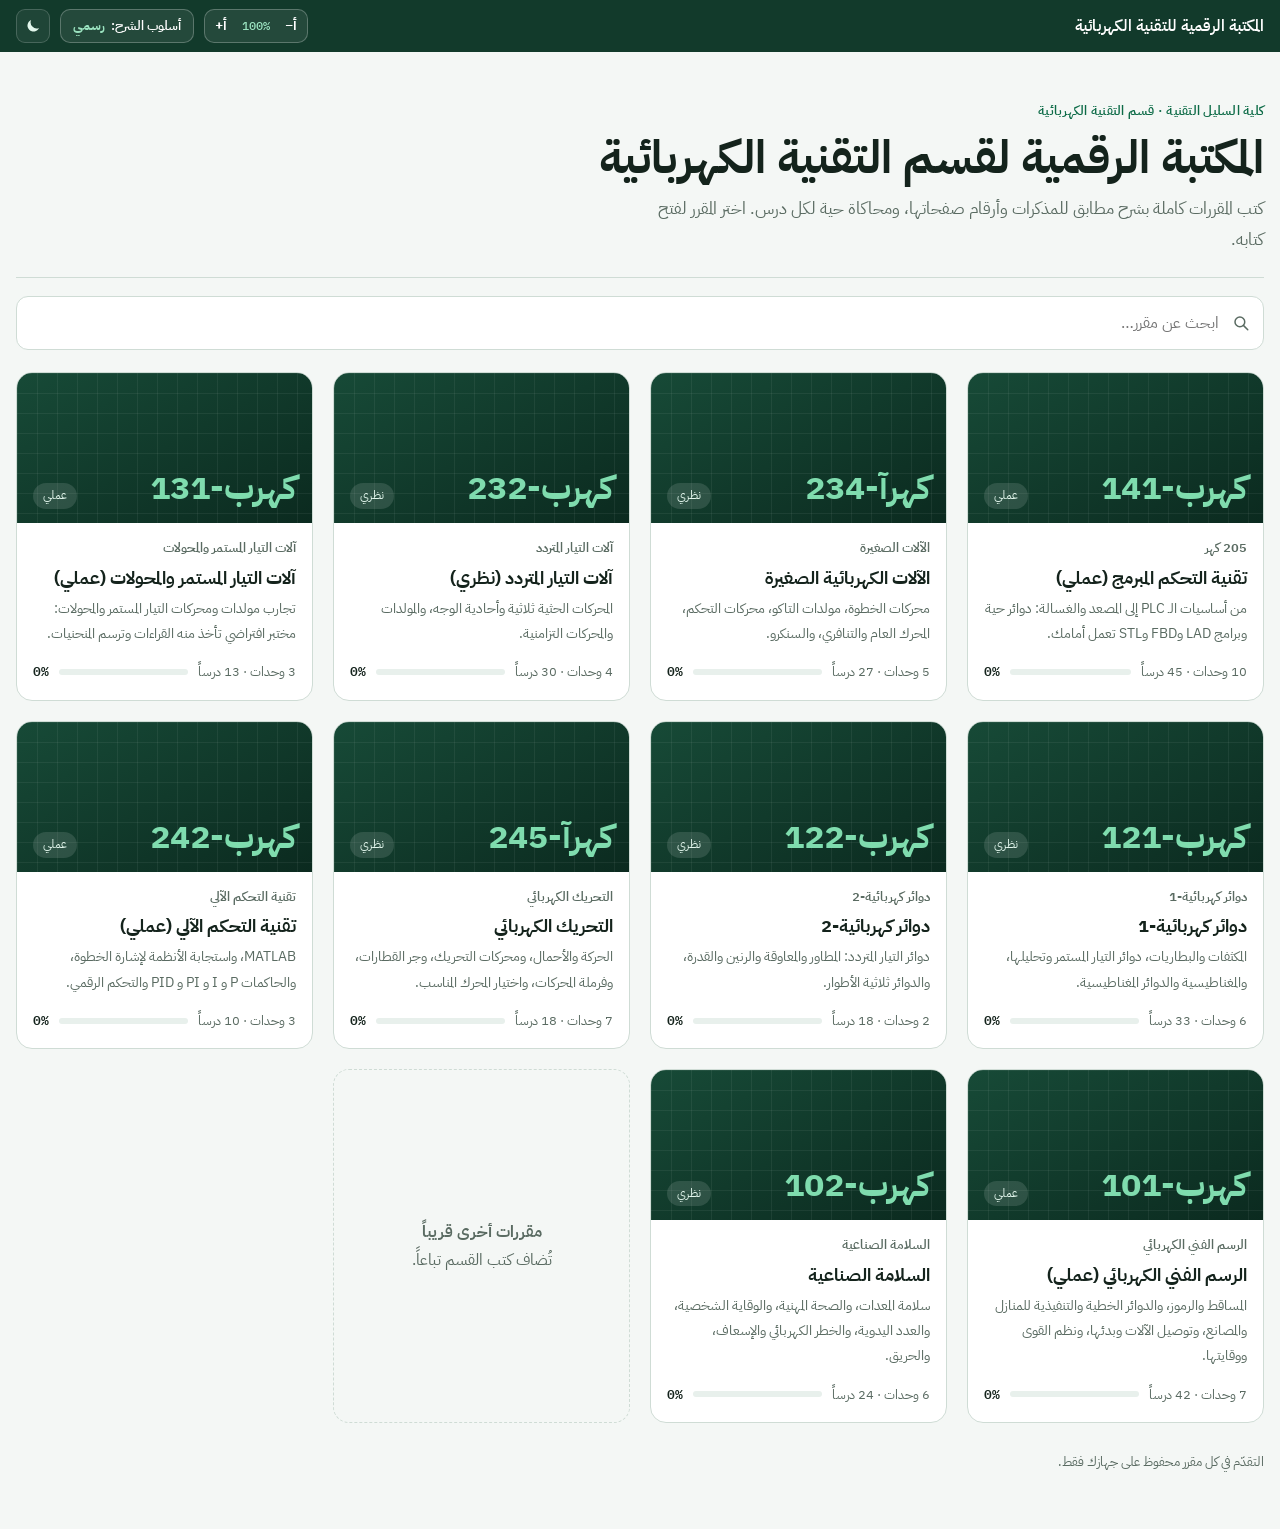
<file: index.html>
<!DOCTYPE html>
<html lang="ar" dir="rtl">
<head>
<meta charset="utf-8">
<meta name="viewport" content="width=device-width, initial-scale=1, viewport-fit=cover">
<title>المكتبة الرقمية للتقنية الكهربائية</title>
<meta name="description" content="المكتبة الرقمية لقسم التقنية الكهربائية: كتب المقررات تفاعلية بشرح مطابق للمذكرات ومحاكاة حية.">
<meta name="theme-color" content="#123A2B">
<meta name="apple-mobile-web-app-capable" content="yes">
<meta name="mobile-web-app-capable" content="yes">
<meta name="apple-mobile-web-app-status-bar-style" content="black-translucent">
<meta name="apple-mobile-web-app-title" content="مكتبة الكهرباء">
<link rel="manifest" href="manifest.webmanifest">
<link rel="icon" href="shared/icons/icon-192.png">
<link rel="apple-touch-icon" href="shared/icons/apple-touch-icon.png">
<link rel="stylesheet" href="shared/fonts.css">
<link rel="stylesheet" href="shared/book.css">
<style>
.lib-head{padding-block:30px 22px;border-bottom:1px solid var(--line)}
.lib-head .eyebrow{color:var(--blue-ink);font-weight:600}
.lib-head h1{font-size:clamp(28px,4.4vw,46px);font-weight:700;line-height:1.25;margin-top:6px}
.lib-head p{color:var(--muted);font-size:17px;max-width:64ch;margin-top:8px}
.shelf{display:grid;grid-template-columns:repeat(auto-fill,minmax(280px,1fr));gap:20px;margin-top:22px}
.book{display:flex;flex-direction:column;background:var(--surface);border:1px solid var(--line);border-radius:16px;overflow:hidden;text-decoration:none;color:var(--fg);transition:box-shadow .15s,transform .15s}
.book:hover{box-shadow:0 10px 28px rgba(18,58,43,.12);transform:translateY(-2px)}
.book:focus-visible{outline:3px solid var(--blue);outline-offset:3px}
.cover2{height:150px;background:linear-gradient(150deg,#174a37,#0B2A1F);position:relative;display:flex;align-items:flex-end;justify-content:space-between;padding:14px 16px;color:#e2f6ec}
.cover2::after{content:"";position:absolute;inset:0;background-image:linear-gradient(rgba(255,255,255,.06) 1px,transparent 1px),linear-gradient(90deg,rgba(255,255,255,.06) 1px,transparent 1px);background-size:20px 20px;pointer-events:none}
.cover2 .gl{font:700 34px var(--font);color:#7fdcae;position:relative;z-index:1;line-height:1.2;white-space:nowrap}
.cover2 .kind{position:relative;z-index:1;font-size:12px;background:rgba(255,255,255,.12);padding:2px 10px;border-radius:999px}
.bk-b{padding:14px 16px 16px;display:flex;flex-direction:column;gap:6px;flex:1}
.bk-b small{color:var(--muted);font-size:12.5px;font-weight:600}
.bk-b h2{font-size:18px}
.bk-b p{color:var(--muted);font-size:14px}
.bk-f{display:flex;align-items:center;gap:10px;margin-top:auto;padding-top:8px;font-size:13px;color:var(--muted)}
.bk-f .uprog{flex:1}
.bk-f b{font-family:var(--mono);color:var(--fg)}
.soon{border-style:dashed;background:transparent;align-items:center;justify-content:center;text-align:center;min-height:250px;padding:20px;color:var(--muted)}
</style>
</head>
<body>
<div class="topbar"><div class="in"><a class="brand" href="./"><span>المكتبة الرقمية للتقنية الكهربائية</span></a>
<div class="top-actions"><button class="iconbtn" id="themeBtn" aria-label="تبديل الوضع الليلي" title="الوضع الليلي"><svg viewBox="0 0 24 24" aria-hidden="true"><path d="M20 14.5A8 8 0 0 1 9.5 4a8 8 0 1 0 10.5 10.5z" fill="currentColor"/></svg></button></div></div></div>
<main id="view">
 <header class="lib-head"><div class="eyebrow" id="college"></div><h1 id="dept"></h1><p>كتب المقررات كاملة بشرح مطابق للمذكرات وأرقام صفحاتها، ومحاكاة حية لكل درس. اختر المقرر لفتح كتابه.</p></header>
 <div class="search"><svg viewBox="0 0 24 24" aria-hidden="true"><circle cx="10.5" cy="10.5" r="6.5" stroke="currentColor" stroke-width="2" fill="none"/><path d="M15.5 15.5L21 21" stroke="currentColor" stroke-width="2" stroke-linecap="round"/></svg><input id="q" type="search" placeholder="ابحث عن مقرر…" aria-label="ابحث عن مقرر"></div>
 <div class="shelf" id="shelf"></div>
 <p class="src">التقدّم في كل مقرر محفوظ على جهازك فقط.</p>
</main>
<script src="library.js"></script>
<script>
(function(){const L=window.LIBRARY;document.getElementById('dept').textContent=L.dept;document.getElementById('college').textContent=L.college+' · قسم التقنية الكهربائية';
 const get=k=>{try{return JSON.parse(localStorage.getItem(k)||'{}')}catch(e){return {}}};
 const shelf=document.getElementById('shelf');
 const draw=q=>{shelf.innerHTML=L.courses.filter(c=>!q||(c.title+c.code+c.blurb).includes(q)).map(c=>{const d=Object.keys(get(c.key+'-done')).length;const p=c.lessons?Math.round(d/c.lessons*100):0;
  if(c.soon)return `<div class="book" aria-disabled="true" style="opacity:.75"><div class="cover2"><span class="gl">${c.glyph}</span><span class="kind">قيد الإعداد</span></div><div class="bk-b"><small>${c.code}</small><h2>${c.title}</h2><p>${c.blurb}</p><div class="bk-f"><span>${c.units} وحدات · يُضاف قريباً</span></div></div></div>`;
  return `<a class="book" href="courses/${c.id}/"><div class="cover2"><span class="gl">${c.glyph}</span><span class="kind">${c.kind}</span></div><div class="bk-b"><small>${c.code}</small><h2>${c.title}</h2><p>${c.blurb}</p><div class="bk-f"><span>${c.units} وحدات · ${c.lessons} درساً</span><span class="uprog"><i style="width:${p}%"></i></span><b>${p}%</b></div></div></a>`}).join('')+(q?'':`<div class="book soon"><b>مقررات أخرى قريباً</b><span>تُضاف كتب القسم تباعاً.</span></div>`)};
 draw('');document.getElementById('q').addEventListener('input',e=>draw(e.target.value.trim()));
})();
</script>
<script src="shared/shell.js"></script>
</body>
</html>
</file>
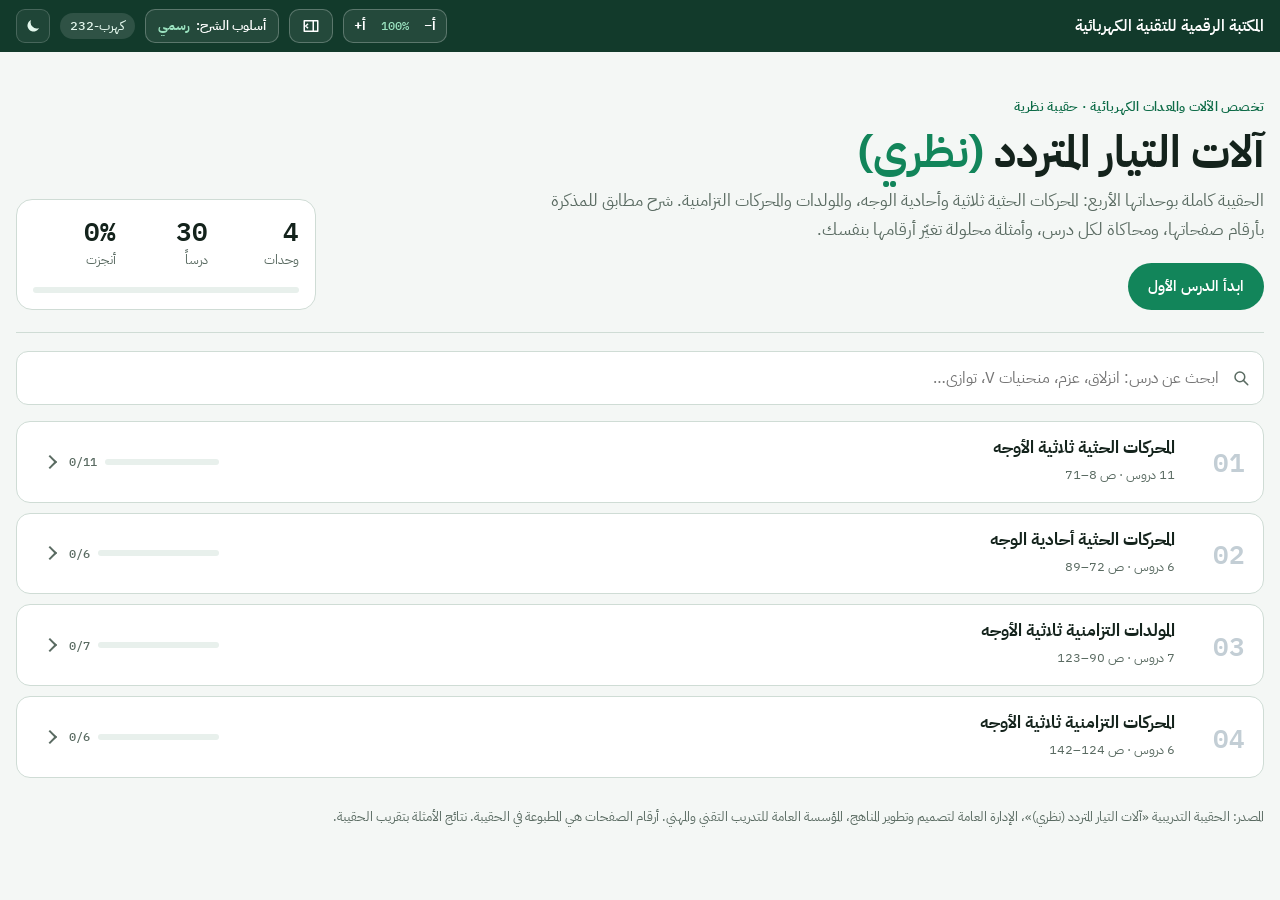
<file: courses/ac-machines/index.html>
<!DOCTYPE html>
<html lang="ar" dir="rtl">
<head>
<meta charset="utf-8">
<meta name="viewport" content="width=device-width, initial-scale=1, viewport-fit=cover">
<title>آلات التيار المتردد</title>
<meta name="theme-color" content="#123A2B">
<meta name="apple-mobile-web-app-capable" content="yes">
<meta name="mobile-web-app-capable" content="yes">
<meta name="apple-mobile-web-app-status-bar-style" content="black-translucent">
<meta name="apple-mobile-web-app-title" content="مكتبة الكهرباء">
<link rel="manifest" href="../../manifest.webmanifest">
<link rel="icon" href="../../shared/icons/icon-192.png">
<link rel="apple-touch-icon" href="../../shared/icons/apple-touch-icon.png">
<link rel="stylesheet" href="../../shared/fonts.css">
<link rel="stylesheet" href="../../shared/katex/katex.min.css">
<link rel="stylesheet" href="../../shared/book.css">
</head>
<body>
<div class="topbar"><div class="in"><a class="brand" href="../../"><span>المكتبة الرقمية للتقنية الكهربائية</span></a>
<div class="top-actions"><a class="tag" href="#home" id="courseTag"></a><button class="iconbtn" id="themeBtn" aria-label="تبديل الوضع الليلي" title="الوضع الليلي"><svg viewBox="0 0 24 24" aria-hidden="true"><path d="M20 14.5A8 8 0 0 1 9.5 4a8 8 0 1 0 10.5 10.5z" fill="currentColor"/></svg></button></div></div></div>
<main id="view"></main>
<script src="../../shared/katex/katex.min.js"></script>
<script src="../../shared/katex/contrib/auto-render.min.js"></script>
<script src="../../shared/engine.js"></script>
<script src="../../shared/quiz-config.js"></script>
<script src="../../shared/activities-config.js"></script>
<script src="../../shared/app.js"></script>
<script src="course.js"></script>
<script src="lessons/u1.js"></script>
<script src="lessons/u1b.js"></script>
<script src="lessons/u2.js"></script>
<script src="lessons/u3.js"></script>
<script src="lessons/u4.js"></script>
<script src="activities.js"></script>
<script src="study.js"></script>
<script src="errors.js"></script>
<script src="challenge.js"></script>
<script src="../../shared/bench.js"></script>
<script src="bench-layout.js"></script>
<script src="bench.js"></script>
<script src="../../shared/methods.js"></script>
<script src="../../shared/shell.js"></script>
</body>
</html>
</file>
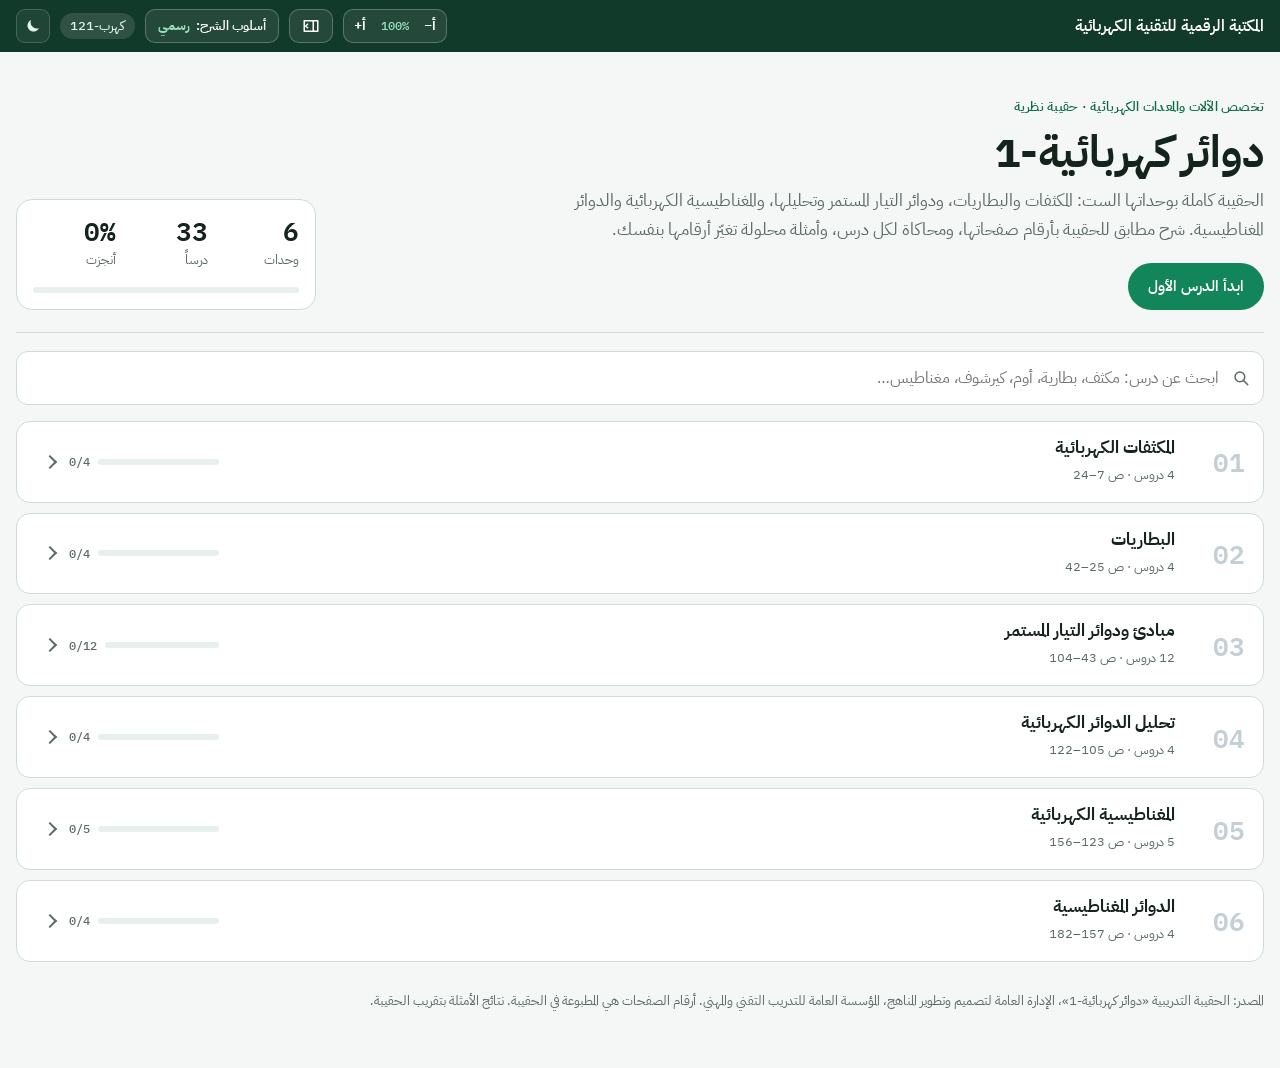
<file: courses/circuits-1/index.html>
<!DOCTYPE html>
<html lang="ar" dir="rtl">
<head>
<meta charset="utf-8">
<meta name="viewport" content="width=device-width, initial-scale=1, viewport-fit=cover">
<title>دوائر كهربائية-1</title>
<meta name="theme-color" content="#123A2B">
<meta name="apple-mobile-web-app-capable" content="yes">
<meta name="mobile-web-app-capable" content="yes">
<meta name="apple-mobile-web-app-status-bar-style" content="black-translucent">
<meta name="apple-mobile-web-app-title" content="مكتبة الكهرباء">
<link rel="manifest" href="../../manifest.webmanifest">
<link rel="icon" href="../../shared/icons/icon-192.png">
<link rel="apple-touch-icon" href="../../shared/icons/apple-touch-icon.png">
<link rel="stylesheet" href="../../shared/fonts.css">
<link rel="stylesheet" href="../../shared/katex/katex.min.css">
<link rel="stylesheet" href="../../shared/book.css">
</head>
<body>
<div class="topbar"><div class="in"><a class="brand" href="../../"><span>المكتبة الرقمية للتقنية الكهربائية</span></a>
<div class="top-actions"><a class="tag" href="#home" id="courseTag"></a><button class="iconbtn" id="themeBtn" aria-label="تبديل الوضع الليلي" title="الوضع الليلي"><svg viewBox="0 0 24 24" aria-hidden="true"><path d="M20 14.5A8 8 0 0 1 9.5 4a8 8 0 1 0 10.5 10.5z" fill="currentColor"/></svg></button></div></div></div>
<main id="view"></main>
<script src="../../shared/katex/katex.min.js"></script>
<script src="../../shared/katex/contrib/auto-render.min.js"></script>
<script src="../../shared/engine.js"></script>
<script src="../../shared/quiz-config.js"></script>
<script src="../../shared/activities-config.js"></script>
<script src="../../shared/app.js"></script>
<script src="course.js"></script>
<script src="lessons/u1.js"></script>
<script src="lessons/u2.js"></script>
<script src="lessons/u3.js"></script>
<script src="lessons/u3b.js"></script>
<script src="lessons/u4.js"></script>
<script src="lessons/u5.js"></script>
<script src="lessons/u6.js"></script>
<script src="activities.js"></script>
<script src="study.js"></script>
<script src="errors.js"></script>
<script src="challenge.js"></script>
<script src="../../shared/bench.js"></script>
<script src="bench-layout.js"></script>
<script src="bench.js"></script>
<script src="../../shared/methods.js"></script>
<script src="../../shared/shell.js"></script>
</body>
</html>
</file>
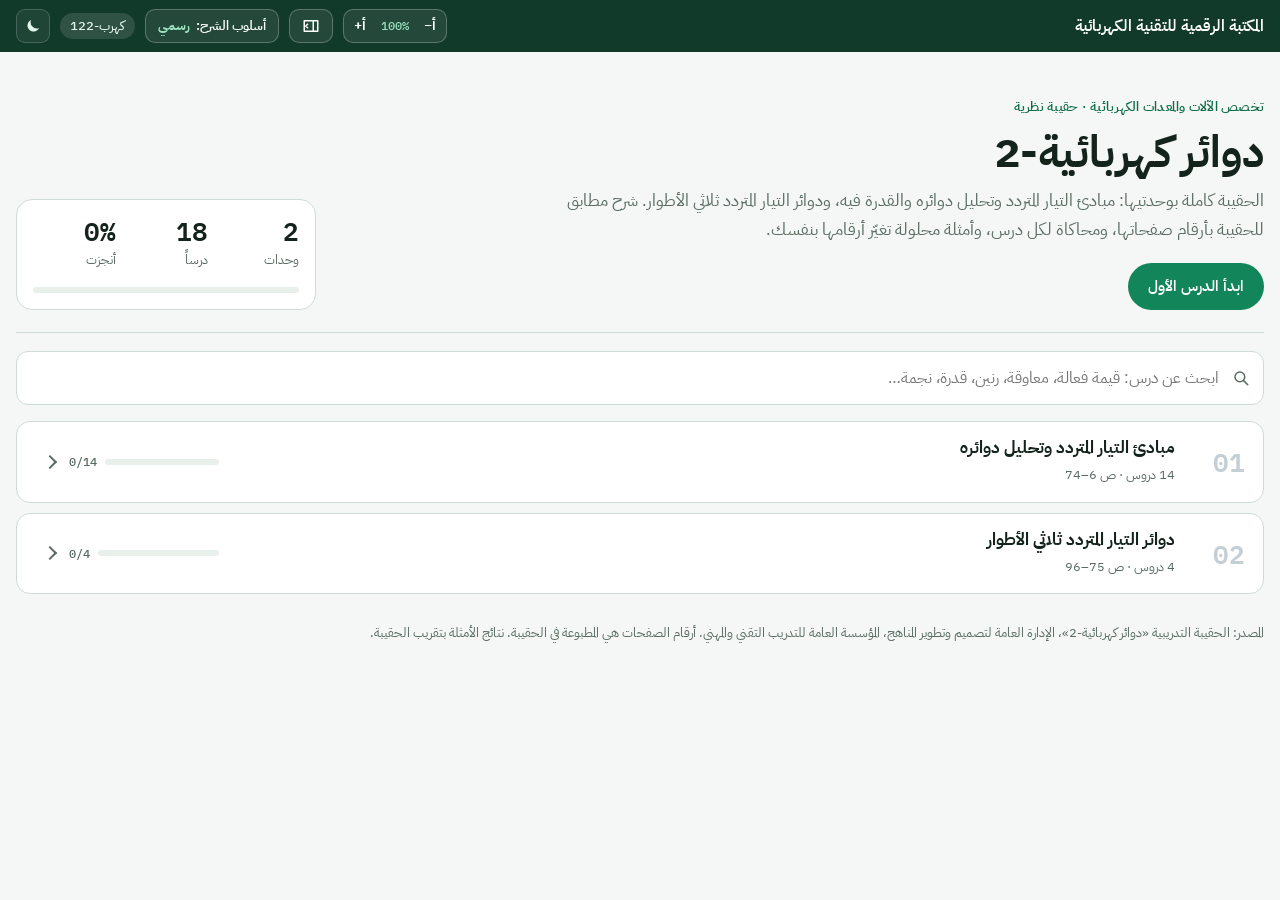
<file: courses/circuits-2/index.html>
<!DOCTYPE html>
<html lang="ar" dir="rtl">
<head>
<meta charset="utf-8">
<meta name="viewport" content="width=device-width, initial-scale=1, viewport-fit=cover">
<title>دوائر كهربائية-2</title>
<meta name="theme-color" content="#123A2B">
<meta name="apple-mobile-web-app-capable" content="yes">
<meta name="mobile-web-app-capable" content="yes">
<meta name="apple-mobile-web-app-status-bar-style" content="black-translucent">
<meta name="apple-mobile-web-app-title" content="مكتبة الكهرباء">
<link rel="manifest" href="../../manifest.webmanifest">
<link rel="icon" href="../../shared/icons/icon-192.png">
<link rel="apple-touch-icon" href="../../shared/icons/apple-touch-icon.png">
<link rel="stylesheet" href="../../shared/fonts.css">
<link rel="stylesheet" href="../../shared/katex/katex.min.css">
<link rel="stylesheet" href="../../shared/book.css">
</head>
<body>
<div class="topbar"><div class="in"><a class="brand" href="../../"><span>المكتبة الرقمية للتقنية الكهربائية</span></a>
<div class="top-actions"><a class="tag" href="#home" id="courseTag"></a><button class="iconbtn" id="themeBtn" aria-label="تبديل الوضع الليلي" title="الوضع الليلي"><svg viewBox="0 0 24 24" aria-hidden="true"><path d="M20 14.5A8 8 0 0 1 9.5 4a8 8 0 1 0 10.5 10.5z" fill="currentColor"/></svg></button></div></div></div>
<main id="view"></main>
<script src="../../shared/katex/katex.min.js"></script>
<script src="../../shared/katex/contrib/auto-render.min.js"></script>
<script src="../../shared/engine.js"></script>
<script src="../../shared/quiz-config.js"></script>
<script src="../../shared/activities-config.js"></script>
<script src="../../shared/app.js"></script>
<script src="course.js"></script>
<script src="lessons/u1.js"></script>
<script src="lessons/u1b.js"></script>
<script src="lessons/u2.js"></script>
<script src="activities.js"></script>
<script src="study.js"></script>
<script src="errors.js"></script>
<script src="challenge.js"></script>
<script src="../../shared/bench.js"></script>
<script src="bench-layout.js"></script>
<script src="bench.js"></script>
<script src="../../shared/methods.js"></script>
<script src="../../shared/shell.js"></script>
</body>
</html>
</file>
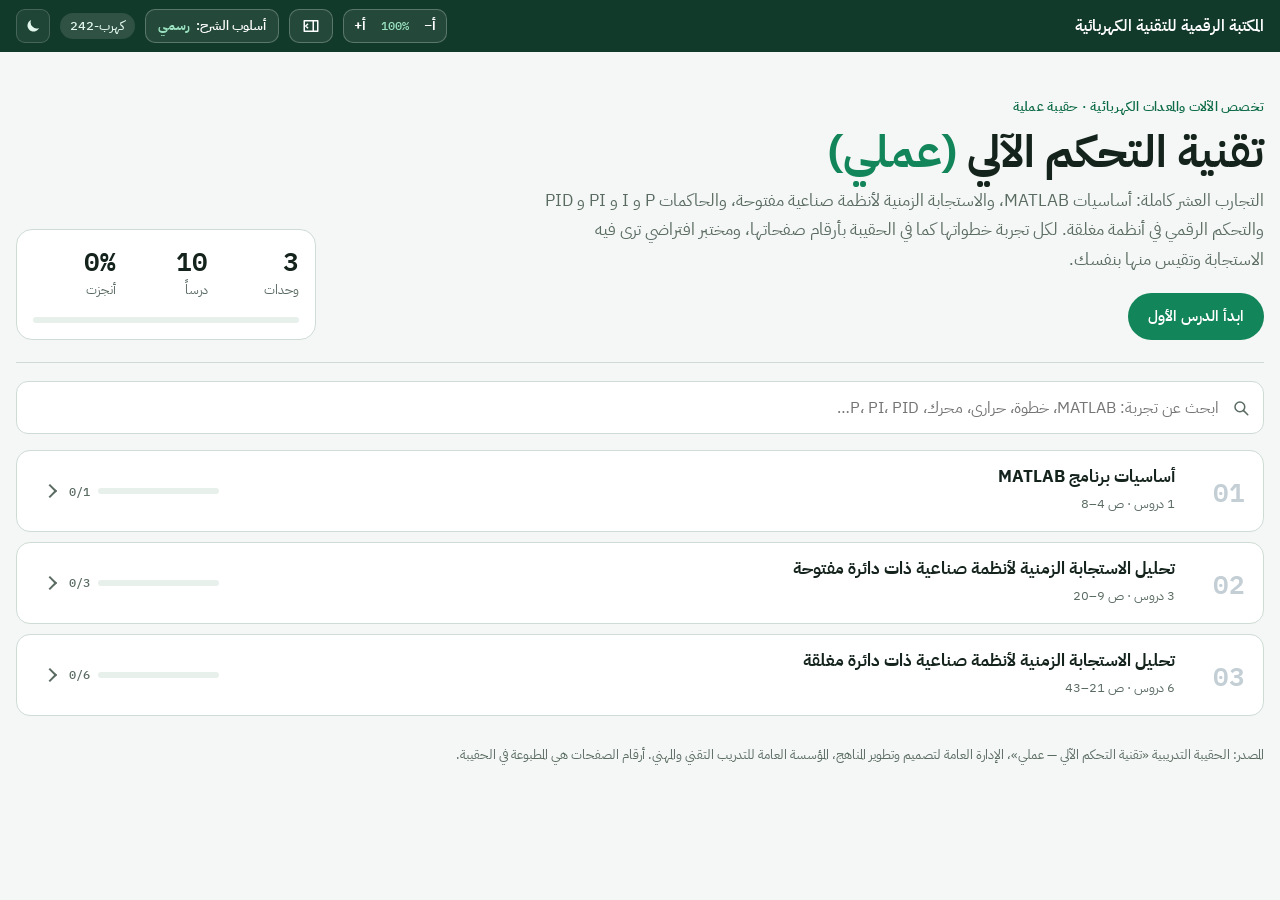
<file: courses/control-lab/index.html>
<!DOCTYPE html>
<html lang="ar" dir="rtl">
<head>
<meta charset="utf-8">
<meta name="viewport" content="width=device-width, initial-scale=1, viewport-fit=cover">
<title>تقنية التحكم الآلي</title>
<meta name="theme-color" content="#123A2B">
<meta name="apple-mobile-web-app-capable" content="yes">
<meta name="mobile-web-app-capable" content="yes">
<meta name="apple-mobile-web-app-status-bar-style" content="black-translucent">
<meta name="apple-mobile-web-app-title" content="مكتبة الكهرباء">
<link rel="manifest" href="../../manifest.webmanifest">
<link rel="icon" href="../../shared/icons/icon-192.png">
<link rel="apple-touch-icon" href="../../shared/icons/apple-touch-icon.png">
<link rel="stylesheet" href="../../shared/fonts.css">
<link rel="stylesheet" href="../../shared/katex/katex.min.css">
<link rel="stylesheet" href="../../shared/book.css">
</head>
<body>
<div class="topbar"><div class="in"><a class="brand" href="../../"><span>المكتبة الرقمية للتقنية الكهربائية</span></a>
<div class="top-actions"><a class="tag" href="#home" id="courseTag"></a><button class="iconbtn" id="themeBtn" aria-label="تبديل الوضع الليلي" title="الوضع الليلي"><svg viewBox="0 0 24 24" aria-hidden="true"><path d="M20 14.5A8 8 0 0 1 9.5 4a8 8 0 1 0 10.5 10.5z" fill="currentColor"/></svg></button></div></div></div>
<main id="view"></main>
<script src="../../shared/katex/katex.min.js"></script>
<script src="../../shared/katex/contrib/auto-render.min.js"></script>
<script src="../../shared/engine.js"></script>
<script src="../../shared/quiz-config.js"></script>
<script src="../../shared/activities-config.js"></script>
<script src="../../shared/app.js"></script>
<script src="course.js"></script>
<script src="lessons/u1.js"></script>
<script src="lessons/u2.js"></script>
<script src="lessons/u3.js"></script>
<script src="activities.js"></script>
<script src="study.js"></script>
<script src="errors.js"></script>
<script src="challenge.js"></script>
<script src="../../shared/methods.js"></script>
<script src="../../shared/shell.js"></script>
</body>
</html>
</file>
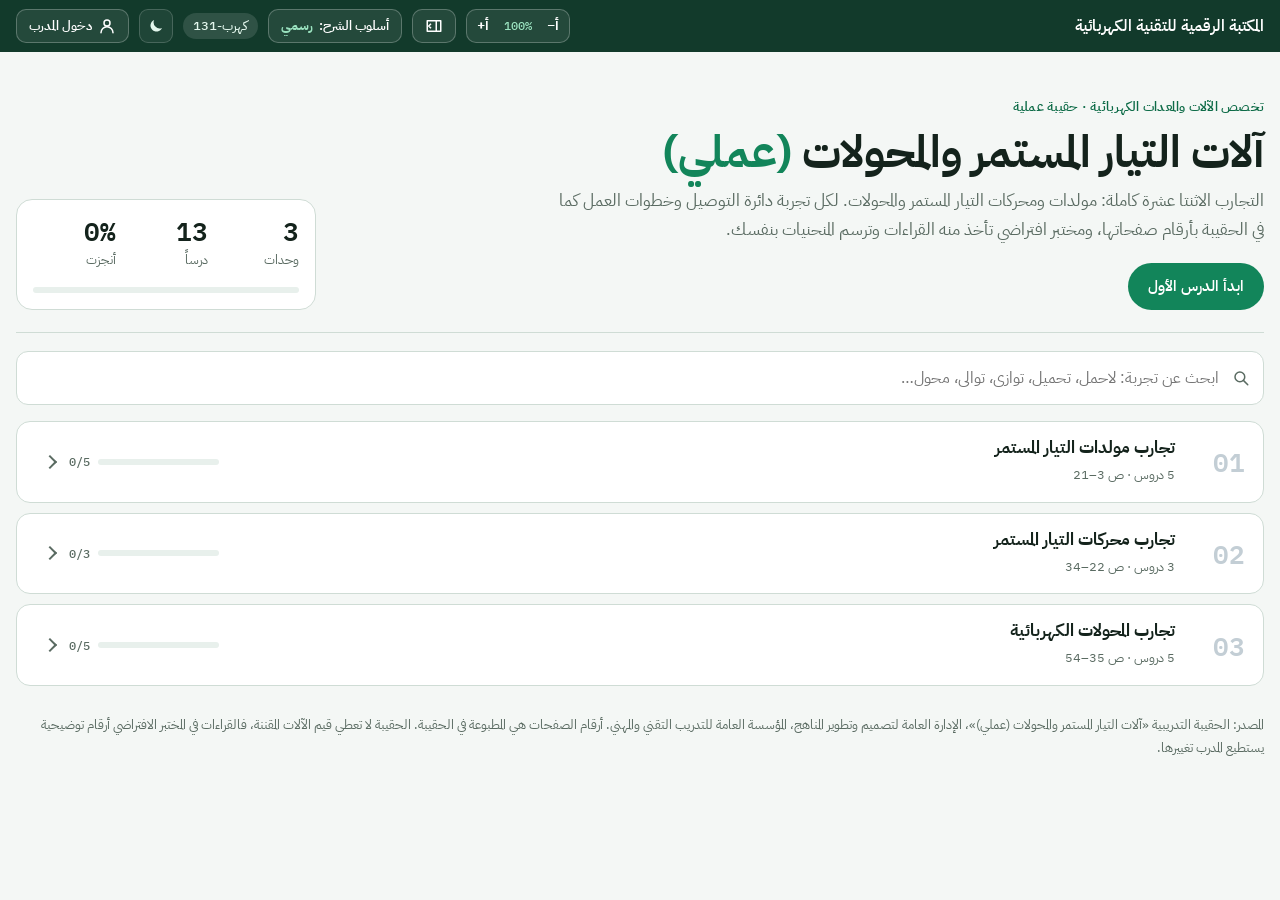
<file: courses/dc-machines/index.html>
<!DOCTYPE html>
<html lang="ar" dir="rtl">
<head>
<meta charset="utf-8">
<meta name="viewport" content="width=device-width, initial-scale=1, viewport-fit=cover">
<title>آلات التيار المستمر والمحولات</title>
<meta name="theme-color" content="#123A2B">
<meta name="apple-mobile-web-app-capable" content="yes">
<meta name="mobile-web-app-capable" content="yes">
<meta name="apple-mobile-web-app-status-bar-style" content="black-translucent">
<meta name="apple-mobile-web-app-title" content="مكتبة الكهرباء">
<link rel="manifest" href="../../manifest.webmanifest">
<link rel="icon" href="../../shared/icons/icon-192.png">
<link rel="apple-touch-icon" href="../../shared/icons/apple-touch-icon.png">
<link rel="stylesheet" href="../../shared/fonts.css">
<link rel="stylesheet" href="../../shared/katex/katex.min.css">
<link rel="stylesheet" href="../../shared/book.css">
</head>
<body>
<div class="topbar"><div class="in"><a class="brand" href="../../"><span>المكتبة الرقمية للتقنية الكهربائية</span></a>
<div class="top-actions"><a class="tag" href="#home" id="courseTag"></a><button class="iconbtn" id="themeBtn" aria-label="تبديل الوضع الليلي" title="الوضع الليلي"><svg viewBox="0 0 24 24" aria-hidden="true"><path d="M20 14.5A8 8 0 0 1 9.5 4a8 8 0 1 0 10.5 10.5z" fill="currentColor"/></svg></button></div></div></div>
<main id="view"></main>
<script src="../../shared/katex/katex.min.js"></script>
<script src="../../shared/katex/contrib/auto-render.min.js"></script>
<script src="../../shared/engine.js"></script>
<script src="../../shared/quiz-config.js"></script>
<script src="../../shared/activities-config.js"></script>
<script src="../../shared/app.js"></script>
<script src="course.js"></script>
<script src="lessons/u1.js"></script>
<script src="lessons/u2.js"></script>
<script src="lessons/u3.js"></script>
<script src="activities.js"></script>
<script src="study.js"></script>
<script src="errors.js"></script>
<script src="challenge.js"></script>
<script src="methods-data.js"></script>
<script src="../../shared/bench.js"></script>
<script src="bench-layout.js"></script>
<script src="bench.js"></script>
<script src="../../shared/methods.js"></script>
<script src="../../shared/shell.js"></script>
</body>
</html>
</file>
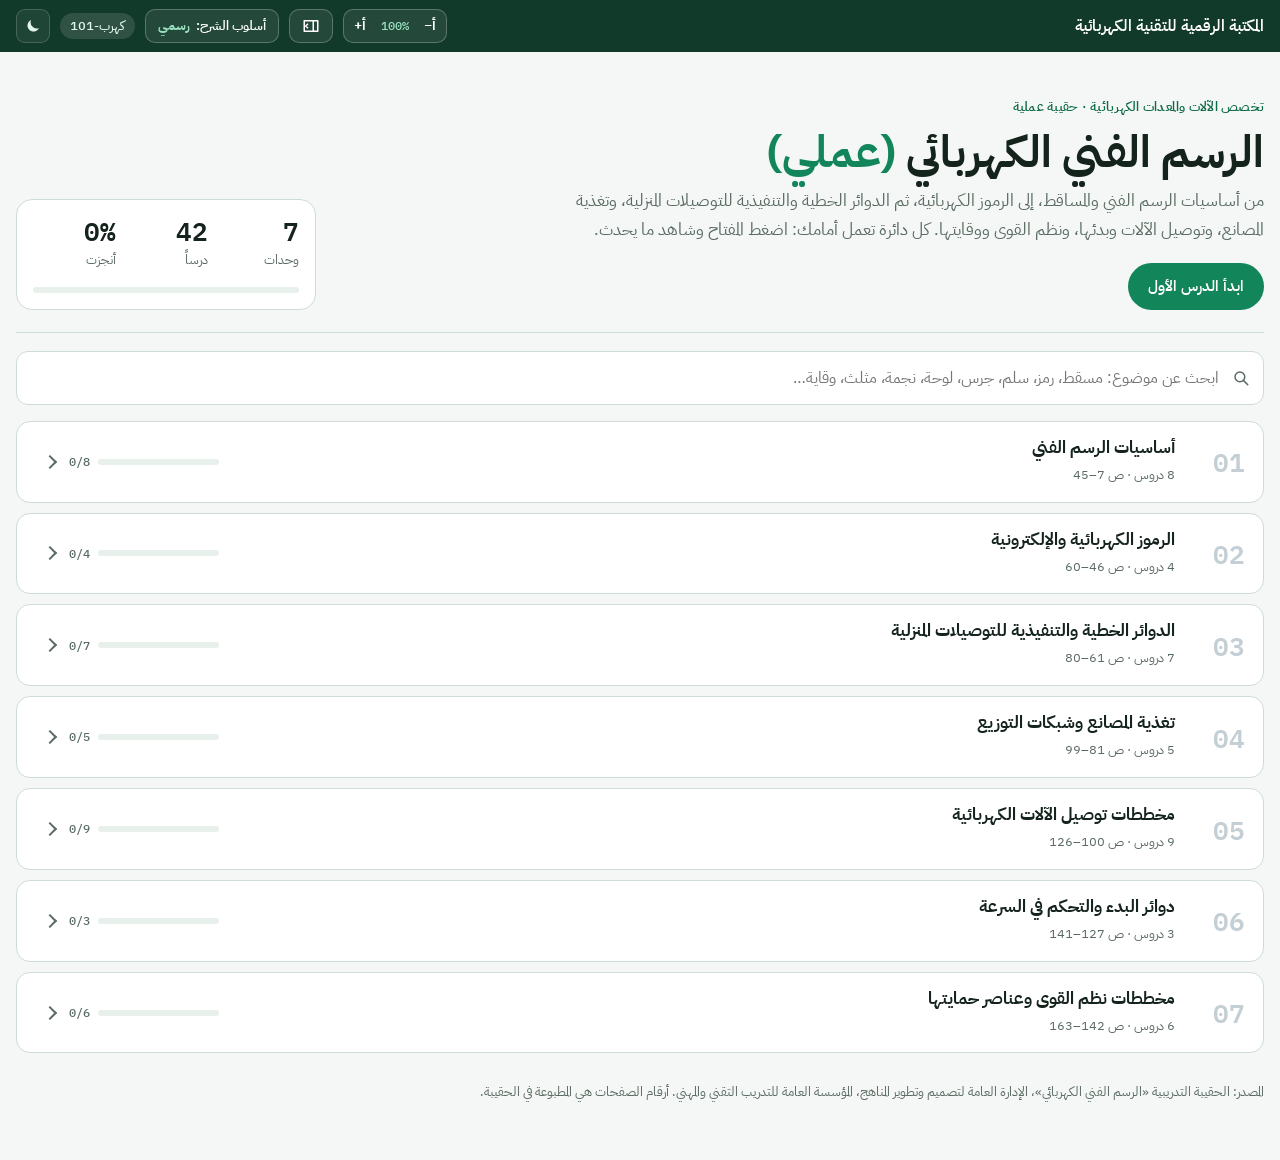
<file: courses/drawing/index.html>
<!DOCTYPE html>
<html lang="ar" dir="rtl">
<head>
<meta charset="utf-8">
<meta name="viewport" content="width=device-width, initial-scale=1, viewport-fit=cover">
<title>الرسم الفني الكهربائي</title>
<meta name="theme-color" content="#123A2B">
<meta name="apple-mobile-web-app-capable" content="yes">
<meta name="mobile-web-app-capable" content="yes">
<meta name="apple-mobile-web-app-status-bar-style" content="black-translucent">
<meta name="apple-mobile-web-app-title" content="مكتبة الكهرباء">
<link rel="manifest" href="../../manifest.webmanifest">
<link rel="icon" href="../../shared/icons/icon-192.png">
<link rel="apple-touch-icon" href="../../shared/icons/apple-touch-icon.png">
<link rel="stylesheet" href="../../shared/fonts.css">
<link rel="stylesheet" href="../../shared/katex/katex.min.css">
<link rel="stylesheet" href="../../shared/book.css">
</head>
<body>
<div class="topbar"><div class="in"><a class="brand" href="../../"><span>المكتبة الرقمية للتقنية الكهربائية</span></a>
<div class="top-actions"><a class="tag" href="#home" id="courseTag"></a><button class="iconbtn" id="themeBtn" aria-label="تبديل الوضع الليلي" title="الوضع الليلي"><svg viewBox="0 0 24 24" aria-hidden="true"><path d="M20 14.5A8 8 0 0 1 9.5 4a8 8 0 1 0 10.5 10.5z" fill="currentColor"/></svg></button></div></div></div>
<main id="view"></main>
<script src="../../shared/katex/katex.min.js"></script>
<script src="../../shared/katex/contrib/auto-render.min.js"></script>
<script src="../../shared/engine.js"></script>
<script src="../../shared/quiz-config.js"></script>
<script src="../../shared/activities-config.js"></script>
<script src="../../shared/app.js"></script>
<script src="course.js"></script>
<script src="lessons/u1.js"></script>
<script src="lessons/u2.js"></script>
<script src="lessons/u3.js"></script>
<script src="lessons/u4.js"></script>
<script src="lessons/u5.js"></script>
<script src="lessons/u6.js"></script>
<script src="lessons/u7.js"></script>
<script src="activities.js"></script>
<script src="study.js"></script>
<script src="errors.js"></script>
<script src="challenge.js"></script>
<script src="../../shared/bench.js"></script>
<script src="bench-layout.js"></script>
<script src="bench.js"></script>
<script src="../../shared/methods.js"></script>
<script src="../../shared/shell.js"></script>
</body>
</html>
</file>
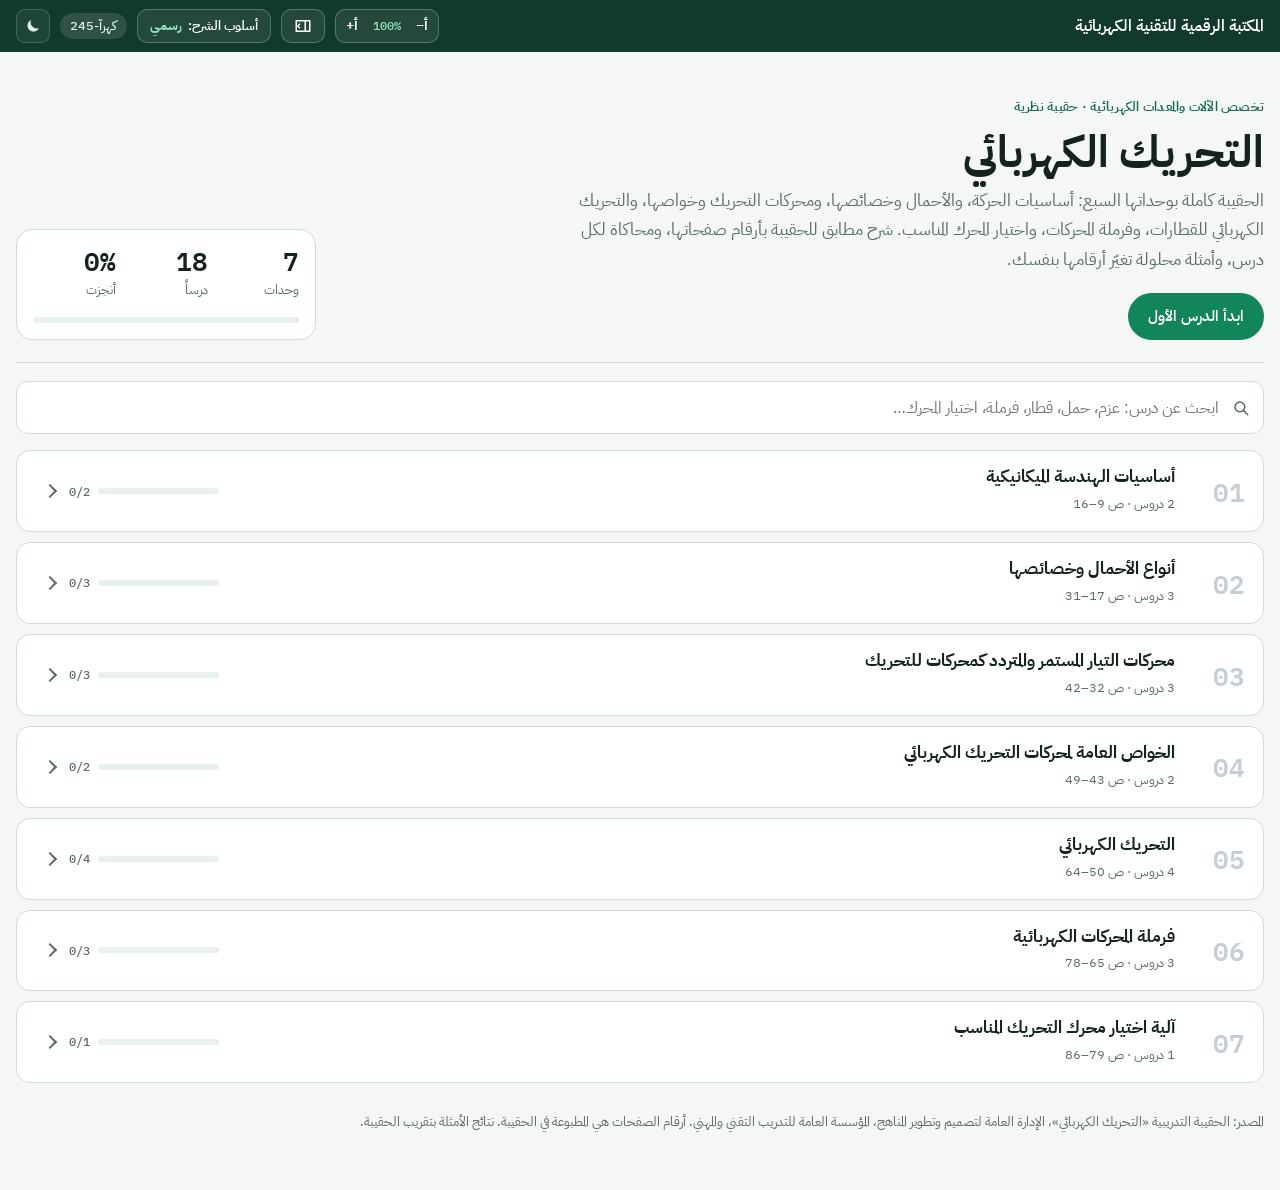
<file: courses/electric-drive/index.html>
<!DOCTYPE html>
<html lang="ar" dir="rtl">
<head>
<meta charset="utf-8">
<meta name="viewport" content="width=device-width, initial-scale=1, viewport-fit=cover">
<title>التحريك الكهربائي</title>
<meta name="theme-color" content="#123A2B">
<meta name="apple-mobile-web-app-capable" content="yes">
<meta name="mobile-web-app-capable" content="yes">
<meta name="apple-mobile-web-app-status-bar-style" content="black-translucent">
<meta name="apple-mobile-web-app-title" content="مكتبة الكهرباء">
<link rel="manifest" href="../../manifest.webmanifest">
<link rel="icon" href="../../shared/icons/icon-192.png">
<link rel="apple-touch-icon" href="../../shared/icons/apple-touch-icon.png">
<link rel="stylesheet" href="../../shared/fonts.css">
<link rel="stylesheet" href="../../shared/katex/katex.min.css">
<link rel="stylesheet" href="../../shared/book.css">
</head>
<body>
<div class="topbar"><div class="in"><a class="brand" href="../../"><span>المكتبة الرقمية للتقنية الكهربائية</span></a>
<div class="top-actions"><a class="tag" href="#home" id="courseTag"></a><button class="iconbtn" id="themeBtn" aria-label="تبديل الوضع الليلي" title="الوضع الليلي"><svg viewBox="0 0 24 24" aria-hidden="true"><path d="M20 14.5A8 8 0 0 1 9.5 4a8 8 0 1 0 10.5 10.5z" fill="currentColor"/></svg></button></div></div></div>
<main id="view"></main>
<script src="../../shared/katex/katex.min.js"></script>
<script src="../../shared/katex/contrib/auto-render.min.js"></script>
<script src="../../shared/engine.js"></script>
<script src="../../shared/quiz-config.js"></script>
<script src="../../shared/activities-config.js"></script>
<script src="../../shared/app.js"></script>
<script src="course.js"></script>
<script src="lessons/u1.js"></script>
<script src="lessons/u2.js"></script>
<script src="lessons/u3.js"></script>
<script src="lessons/u4.js"></script>
<script src="lessons/u5.js"></script>
<script src="lessons/u6.js"></script>
<script src="lessons/u7.js"></script>
<script src="activities.js"></script>
<script src="study.js"></script>
<script src="errors.js"></script>
<script src="challenge.js"></script>
<script src="../../shared/bench.js"></script>
<script src="bench-layout.js"></script>
<script src="bench.js"></script>
<script src="../../shared/methods.js"></script>
<script src="../../shared/shell.js"></script>
</body>
</html>
</file>
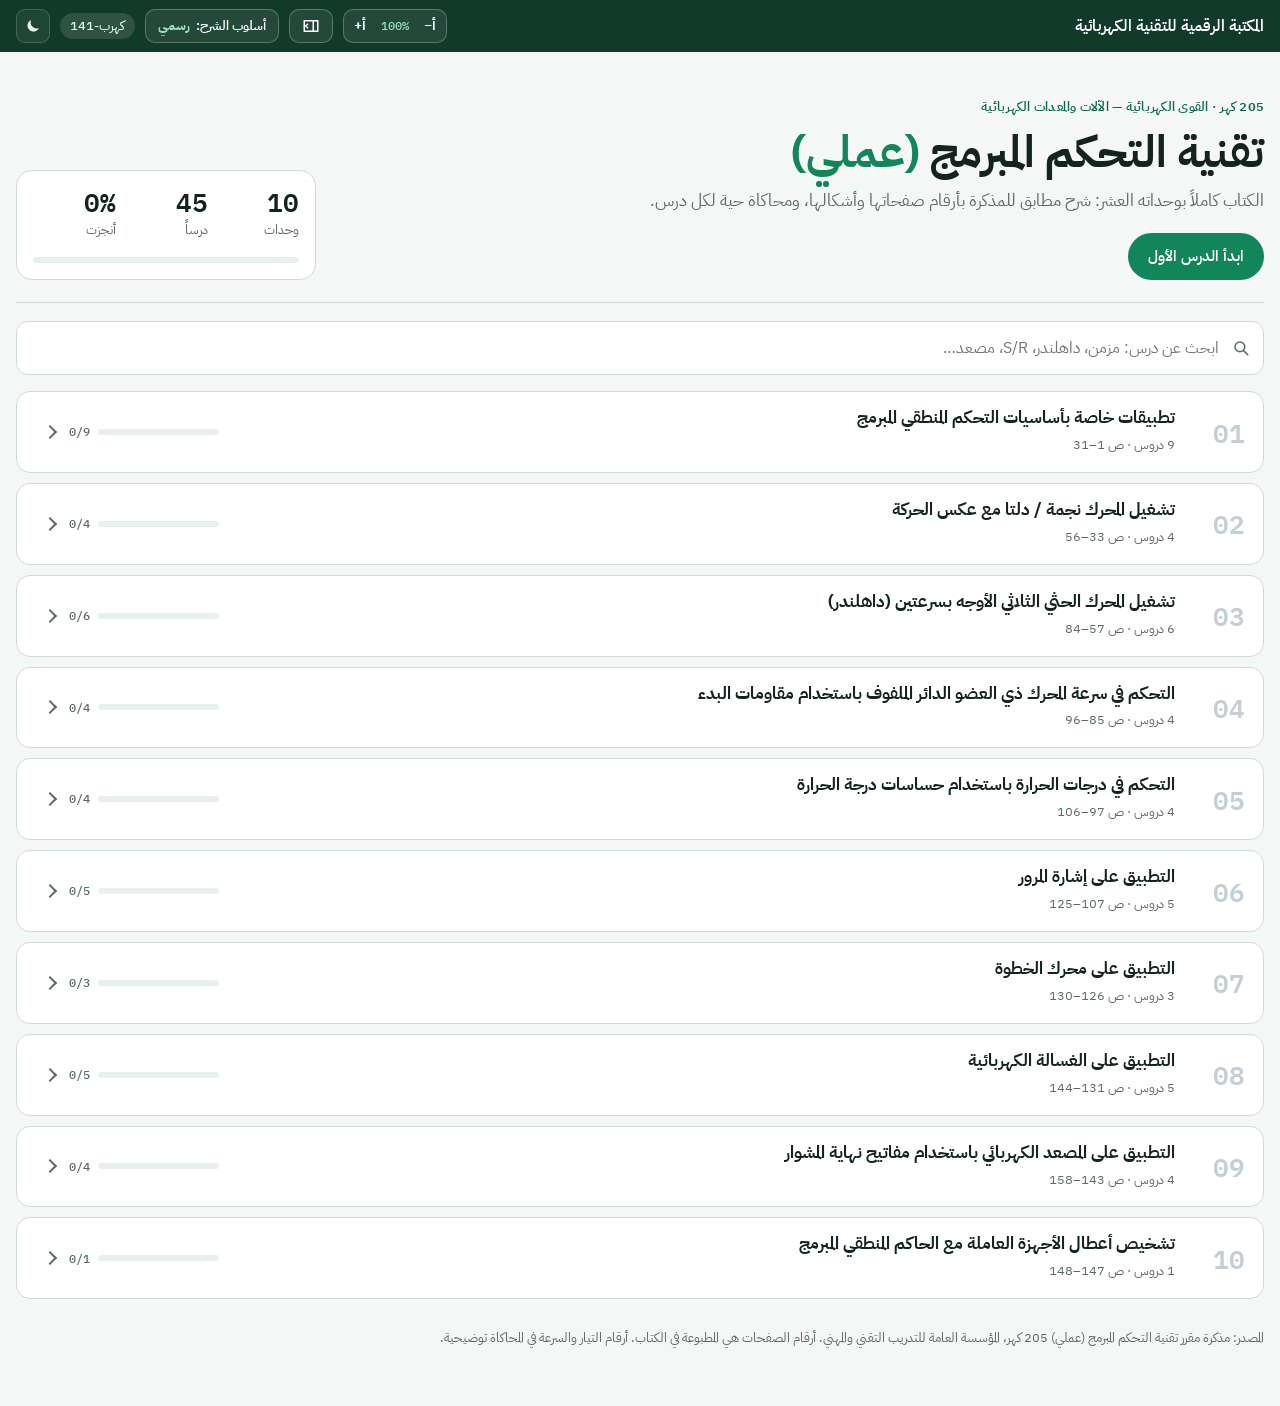
<file: courses/plc/index.html>
<!DOCTYPE html>
<html lang="ar" dir="rtl">
<head>
<meta charset="utf-8">
<meta name="viewport" content="width=device-width, initial-scale=1, viewport-fit=cover">
<title>تقنية التحكم المبرمج</title>
<meta name="theme-color" content="#123A2B">
<meta name="apple-mobile-web-app-capable" content="yes">
<meta name="mobile-web-app-capable" content="yes">
<meta name="apple-mobile-web-app-status-bar-style" content="black-translucent">
<meta name="apple-mobile-web-app-title" content="مكتبة الكهرباء">
<link rel="manifest" href="../../manifest.webmanifest">
<link rel="icon" href="../../shared/icons/icon-192.png">
<link rel="apple-touch-icon" href="../../shared/icons/apple-touch-icon.png">
<link rel="stylesheet" href="../../shared/fonts.css">
<link rel="stylesheet" href="../../shared/katex/katex.min.css">
<link rel="stylesheet" href="../../shared/book.css">
</head>
<body>
<div class="topbar"><div class="in"><a class="brand" href="../../"><span>المكتبة الرقمية للتقنية الكهربائية</span></a>
<div class="top-actions"><a class="tag" href="#home" id="courseTag"></a><button class="iconbtn" id="themeBtn" aria-label="تبديل الوضع الليلي" title="الوضع الليلي"><svg viewBox="0 0 24 24" aria-hidden="true"><path d="M20 14.5A8 8 0 0 1 9.5 4a8 8 0 1 0 10.5 10.5z" fill="currentColor"/></svg></button></div></div></div>
<main id="view"></main>
<script src="../../shared/katex/katex.min.js"></script>
<script src="../../shared/katex/contrib/auto-render.min.js"></script>
<script src="../../shared/engine.js"></script>
<script src="../../shared/quiz-config.js"></script>
<script src="../../shared/activities-config.js"></script>
<script src="../../shared/app.js"></script>
<script src="course.js"></script>
<script src="lessons/u1.js"></script>
<script src="lessons/u2.js"></script>
<script src="lessons/u3.js"></script>
<script src="lessons/u4.js"></script>
<script src="lessons/u5.js"></script>
<script src="lessons/u6.js"></script>
<script src="lessons/u7.js"></script>
<script src="lessons/u8.js"></script>
<script src="lessons/u9.js"></script>
<script src="lessons/u10.js"></script>
<script src="activities.js"></script>
<script src="study.js"></script>
<script src="errors.js"></script>
<script src="challenge.js"></script>
<script src="../../shared/bench.js"></script>
<script src="bench-layout.js"></script>
<script src="bench.js"></script>
<script src="../../shared/methods.js"></script>
<script src="../../shared/shell.js"></script>
</body>
</html>
</file>
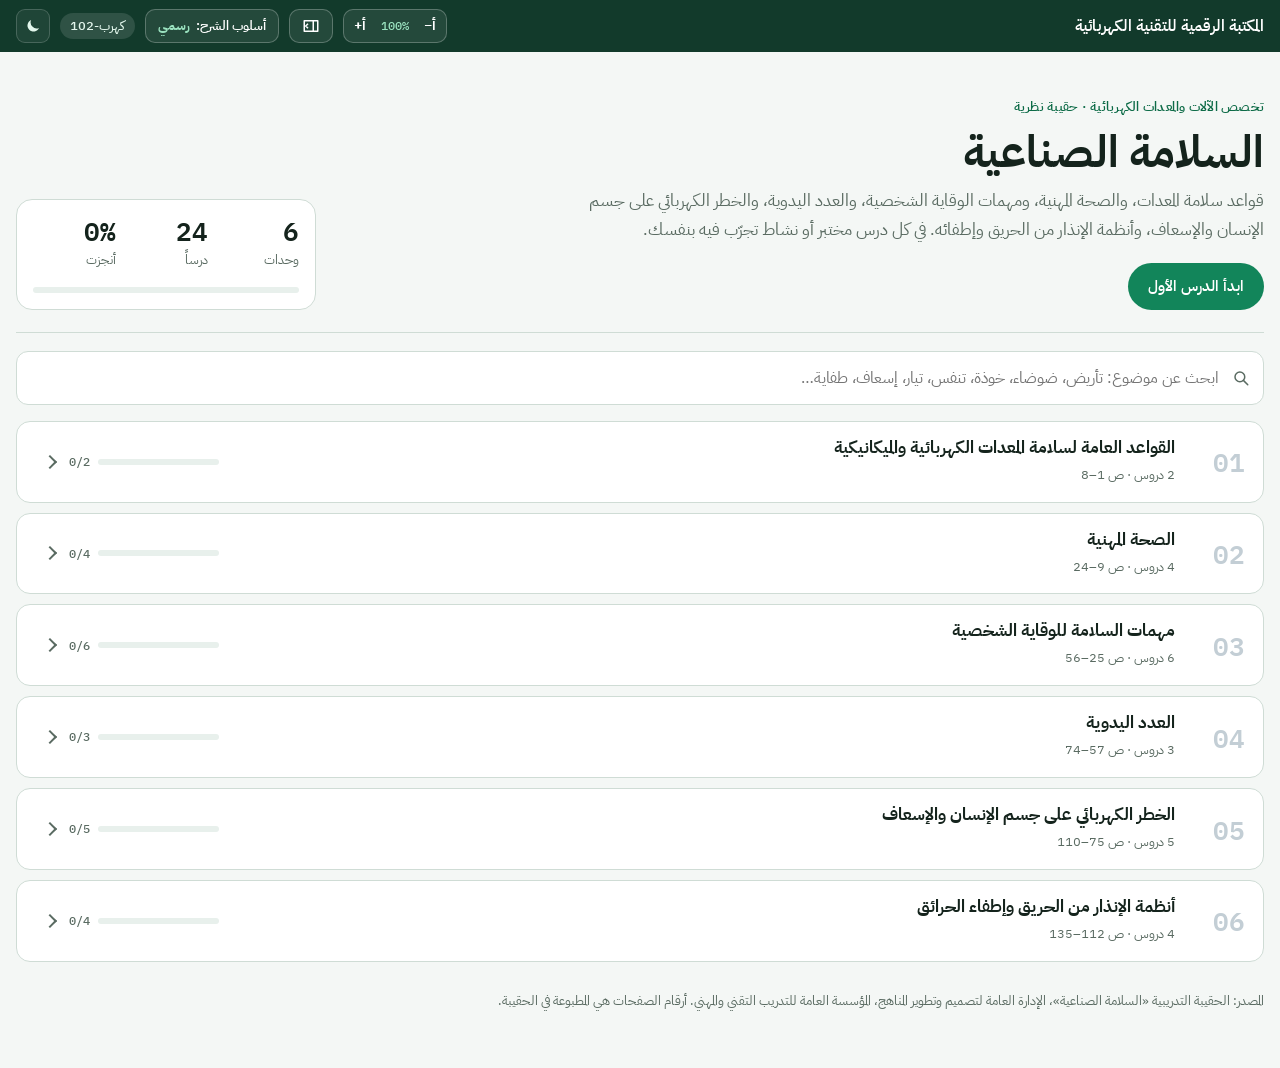
<file: courses/safety/index.html>
<!DOCTYPE html>
<html lang="ar" dir="rtl">
<head>
<meta charset="utf-8">
<meta name="viewport" content="width=device-width, initial-scale=1, viewport-fit=cover">
<title>السلامة الصناعية</title>
<meta name="theme-color" content="#123A2B">
<meta name="apple-mobile-web-app-capable" content="yes">
<meta name="mobile-web-app-capable" content="yes">
<meta name="apple-mobile-web-app-status-bar-style" content="black-translucent">
<meta name="apple-mobile-web-app-title" content="مكتبة الكهرباء">
<link rel="manifest" href="../../manifest.webmanifest">
<link rel="icon" href="../../shared/icons/icon-192.png">
<link rel="apple-touch-icon" href="../../shared/icons/apple-touch-icon.png">
<link rel="stylesheet" href="../../shared/fonts.css">
<link rel="stylesheet" href="../../shared/katex/katex.min.css">
<link rel="stylesheet" href="../../shared/book.css">
</head>
<body>
<div class="topbar"><div class="in"><a class="brand" href="../../"><span>المكتبة الرقمية للتقنية الكهربائية</span></a>
<div class="top-actions"><a class="tag" href="#home" id="courseTag"></a><button class="iconbtn" id="themeBtn" aria-label="تبديل الوضع الليلي" title="الوضع الليلي"><svg viewBox="0 0 24 24" aria-hidden="true"><path d="M20 14.5A8 8 0 0 1 9.5 4a8 8 0 1 0 10.5 10.5z" fill="currentColor"/></svg></button></div></div></div>
<main id="view"></main>
<script src="../../shared/katex/katex.min.js"></script>
<script src="../../shared/katex/contrib/auto-render.min.js"></script>
<script src="../../shared/engine.js"></script>
<script src="../../shared/quiz-config.js"></script>
<script src="../../shared/activities-config.js"></script>
<script src="../../shared/app.js"></script>
<script src="course.js"></script>
<script src="lessons/u1.js"></script>
<script src="lessons/u2.js"></script>
<script src="lessons/u3.js"></script>
<script src="lessons/u4.js"></script>
<script src="lessons/u5.js"></script>
<script src="lessons/u6.js"></script>
<script src="activities.js"></script>
<script src="study.js"></script>
<script src="errors.js"></script>
<script src="challenge.js"></script>
<script src="../../shared/methods.js"></script>
<script src="../../shared/shell.js"></script>
</body>
</html>
</file>
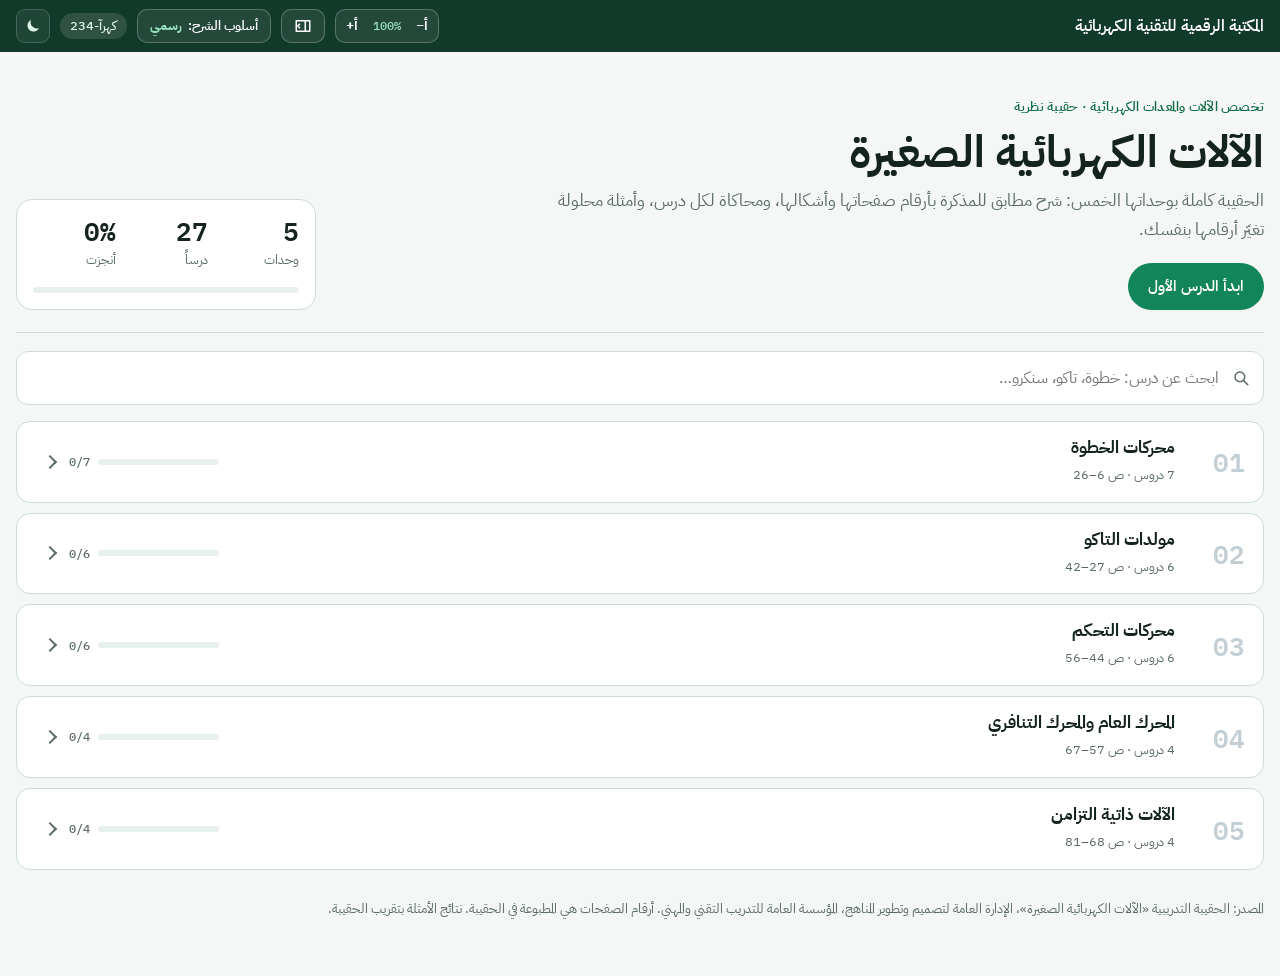
<file: courses/small-machines/index.html>
<!DOCTYPE html>
<html lang="ar" dir="rtl">
<head>
<meta charset="utf-8">
<meta name="viewport" content="width=device-width, initial-scale=1, viewport-fit=cover">
<title>الآلات الكهربائية الصغيرة</title>
<meta name="theme-color" content="#123A2B">
<meta name="apple-mobile-web-app-capable" content="yes">
<meta name="mobile-web-app-capable" content="yes">
<meta name="apple-mobile-web-app-status-bar-style" content="black-translucent">
<meta name="apple-mobile-web-app-title" content="مكتبة الكهرباء">
<link rel="manifest" href="../../manifest.webmanifest">
<link rel="icon" href="../../shared/icons/icon-192.png">
<link rel="apple-touch-icon" href="../../shared/icons/apple-touch-icon.png">
<link rel="stylesheet" href="../../shared/fonts.css">
<link rel="stylesheet" href="../../shared/katex/katex.min.css">
<link rel="stylesheet" href="../../shared/book.css">
</head>
<body>
<div class="topbar"><div class="in"><a class="brand" href="../../"><span>المكتبة الرقمية للتقنية الكهربائية</span></a>
<div class="top-actions"><a class="tag" href="#home" id="courseTag"></a><button class="iconbtn" id="themeBtn" aria-label="تبديل الوضع الليلي" title="الوضع الليلي"><svg viewBox="0 0 24 24" aria-hidden="true"><path d="M20 14.5A8 8 0 0 1 9.5 4a8 8 0 1 0 10.5 10.5z" fill="currentColor"/></svg></button></div></div></div>
<main id="view"></main>
<script src="../../shared/katex/katex.min.js"></script>
<script src="../../shared/katex/contrib/auto-render.min.js"></script>
<script src="../../shared/engine.js"></script>
<script src="../../shared/quiz-config.js"></script>
<script src="../../shared/activities-config.js"></script>
<script src="../../shared/app.js"></script>
<script src="course.js"></script>
<script src="lessons/u1.js"></script>
<script src="lessons/u2.js"></script>
<script src="lessons/u3.js"></script>
<script src="lessons/u4.js"></script>
<script src="lessons/u5.js"></script>
<script src="activities.js"></script>
<script src="study.js"></script>
<script src="errors.js"></script>
<script src="challenge.js"></script>
<script src="../../shared/bench.js"></script>
<script src="bench-layout.js"></script>
<script src="bench.js"></script>
<script src="../../shared/methods.js"></script>
<script src="../../shared/shell.js"></script>
</body>
</html>
</file>
<file: shared/fonts.css>
@font-face{font-family:'IBM Plex Sans Arabic';font-style:normal;font-weight:400;font-display:swap;src:url(fonts/plex-ar-400.woff2) format('woff2');unicode-range:U+0600-06FF,U+0750-077F,U+0870-088E,U+0890-0891,U+0898-08E1,U+08E3-08FF,U+200C-200E,U+2010-2011,U+204F,U+2E41,U+FB50-FDFF,U+FE70-FE74,U+FE76-FEFC}
@font-face{font-family:'IBM Plex Sans Arabic';font-style:normal;font-weight:400;font-display:swap;src:url(fonts/plex-la-400.woff2) format('woff2');unicode-range:U+0000-00FF,U+0131,U+0152-0153,U+02BB-02BC,U+02C6,U+02DA,U+02DC,U+0304,U+0308,U+0329,U+2000-206F,U+2074,U+20AC,U+2122,U+2191,U+2193,U+2212,U+2215,U+FEFF,U+FFFD}
@font-face{font-family:'IBM Plex Sans Arabic';font-style:normal;font-weight:500;font-display:swap;src:url(fonts/plex-ar-500.woff2) format('woff2');unicode-range:U+0600-06FF,U+0750-077F,U+0870-088E,U+0890-0891,U+0898-08E1,U+08E3-08FF,U+200C-200E,U+2010-2011,U+204F,U+2E41,U+FB50-FDFF,U+FE70-FE74,U+FE76-FEFC}
@font-face{font-family:'IBM Plex Sans Arabic';font-style:normal;font-weight:500;font-display:swap;src:url(fonts/plex-la-500.woff2) format('woff2');unicode-range:U+0000-00FF,U+0131,U+0152-0153,U+02BB-02BC,U+02C6,U+02DA,U+02DC,U+0304,U+0308,U+0329,U+2000-206F,U+2074,U+20AC,U+2122,U+2191,U+2193,U+2212,U+2215,U+FEFF,U+FFFD}
@font-face{font-family:'IBM Plex Sans Arabic';font-style:normal;font-weight:600;font-display:swap;src:url(fonts/plex-ar-600.woff2) format('woff2');unicode-range:U+0600-06FF,U+0750-077F,U+0870-088E,U+0890-0891,U+0898-08E1,U+08E3-08FF,U+200C-200E,U+2010-2011,U+204F,U+2E41,U+FB50-FDFF,U+FE70-FE74,U+FE76-FEFC}
@font-face{font-family:'IBM Plex Sans Arabic';font-style:normal;font-weight:600;font-display:swap;src:url(fonts/plex-la-600.woff2) format('woff2');unicode-range:U+0000-00FF,U+0131,U+0152-0153,U+02BB-02BC,U+02C6,U+02DA,U+02DC,U+0304,U+0308,U+0329,U+2000-206F,U+2074,U+20AC,U+2122,U+2191,U+2193,U+2212,U+2215,U+FEFF,U+FFFD}
@font-face{font-family:'IBM Plex Sans Arabic';font-style:normal;font-weight:700;font-display:swap;src:url(fonts/plex-ar-700.woff2) format('woff2');unicode-range:U+0600-06FF,U+0750-077F,U+0870-088E,U+0890-0891,U+0898-08E1,U+08E3-08FF,U+200C-200E,U+2010-2011,U+204F,U+2E41,U+FB50-FDFF,U+FE70-FE74,U+FE76-FEFC}
@font-face{font-family:'IBM Plex Sans Arabic';font-style:normal;font-weight:700;font-display:swap;src:url(fonts/plex-la-700.woff2) format('woff2');unicode-range:U+0000-00FF,U+0131,U+0152-0153,U+02BB-02BC,U+02C6,U+02DA,U+02DC,U+0304,U+0308,U+0329,U+2000-206F,U+2074,U+20AC,U+2122,U+2191,U+2193,U+2212,U+2215,U+FEFF,U+FFFD}
@font-face{font-family:'IBM Plex Mono';font-style:normal;font-weight:500;font-display:swap;src:url(fonts/mono-500.woff2) format('woff2')}
@font-face{font-family:'IBM Plex Mono';font-style:normal;font-weight:600;font-display:swap;src:url(fonts/mono-600.woff2) format('woff2')}
</file>
<file: shared/book.css>
/* Layout: an interactive textbook — index of units, then lesson pages with tabs (theory / lab / program / quiz) */
:root{
  --bg:#f4f7f5; --surface:#ffffff; --surface-2:#e8f0ec; --fg:#14231c; --muted:#5a6b62; --line:#cfdcd5;
  --blue:#12855A; --blue-ink:#0d6b47; --blue-soft:#dcf1e6; --head:#123A2B;
  --live:#d9801a; --live-soft:#fbe8cf; --on:#1d9460; --on-soft:#d7f0e3; --stop:#c8372d; --stop-soft:#f8dcd9;
  --wire:#a6b5be; --ink-dim:#c3ced5; --lamp-off:#dfe5e9;
  --font:"IBM Plex Sans Arabic",system-ui,"Segoe UI",Tahoma,sans-serif;
  --mono:"IBM Plex Mono",ui-monospace,Consolas,monospace;
}
@media (prefers-color-scheme: dark){:root:not([data-theme="light"]){
  --bg:#0c1511; --surface:#132019; --surface-2:#1a2b22; --fg:#e2ede7; --muted:#92a99c; --line:#283d32;
  --blue:#3dbb83; --blue-ink:#8adfb7; --blue-soft:#143528; --head:#173f2f;
  --live:#f3a33f; --live-soft:#3d2c14; --on:#3cc486; --on-soft:#143527; --stop:#f0645a; --stop-soft:#3e1d1b;
  --wire:#4c616d; --ink-dim:#33464f; --lamp-off:#2a3a43; color-scheme:dark}}
:root[data-theme="dark"]{
  --bg:#0c1511; --surface:#132019; --surface-2:#1a2b22; --fg:#e2ede7; --muted:#92a99c; --line:#283d32;
  --blue:#3dbb83; --blue-ink:#8adfb7; --blue-soft:#143528; --head:#173f2f;
  --live:#f3a33f; --live-soft:#3d2c14; --on:#3cc486; --on-soft:#143527; --stop:#f0645a; --stop-soft:#3e1d1b;
  --wire:#4c616d; --ink-dim:#33464f; --lamp-off:#2a3a43; color-scheme:dark}
*{box-sizing:border-box}
html,body{margin:0}
body{background:var(--bg);color:var(--fg);font-family:var(--font);font-size:15.5px;line-height:1.8;direction:rtl;
  padding-top:env(safe-area-inset-top,0px);padding-bottom:env(safe-area-inset-bottom,0px)}
body::before{content:"";position:fixed;inset:0 0 auto;height:env(safe-area-inset-top,0px);z-index:40;background:var(--surface)}
a{color:var(--blue-ink)}
.mono,code{font-family:var(--mono);font-size:.92em;direction:ltr;unicode-bidi:isolate}
.ltr{direction:ltr;unicode-bidi:isolate;display:inline-block}
h1,h2,h3{text-wrap:balance;line-height:1.35;margin:0}
p{margin:0}
.topbar{background:var(--surface);border-bottom:1px solid var(--line)}
.topbar .in{max-width:1180px;margin:0 auto;padding:10px max(16px,env(safe-area-inset-right,0px)) 10px max(16px,env(safe-area-inset-left,0px));display:flex;align-items:center;justify-content:space-between;gap:12px}
.brand{font-weight:700;text-decoration:none;color:var(--fg);font-size:16px}
.brand span{color:var(--blue)}
.topbar .tag{font-size:12.5px;padding:2px 10px;border-radius:999px;background:var(--blue-soft);color:var(--blue-ink);font-weight:500}
#view{max-width:1180px;margin:0 auto;padding-block:18px 56px;padding-left:max(16px,env(safe-area-inset-left,0px));padding-right:max(16px,env(safe-area-inset-right,0px))}
.eyebrow{font-size:12.5px;color:var(--muted);letter-spacing:.02em}
.lead{font-size:16.5px;max-width:72ch;color:var(--muted);margin-top:6px}
.src{font-size:12.5px;color:var(--muted);margin-top:28px}

/* home */
.home-hero{padding-block:18px 8px}
.home-hero h1{font-size:clamp(26px,4vw,40px);font-weight:700;margin-top:4px}
.home-hero h1 span{color:var(--blue)}
.home-stats{display:flex;gap:18px;margin-top:12px;color:var(--muted);font-size:14px}
.home-stats b{font-family:var(--mono);font-size:20px;color:var(--fg)}
.units{display:grid;grid-template-columns:repeat(2,minmax(0,1fr));gap:16px;margin-top:20px}
@media (max-width:860px){.units{grid-template-columns:1fr}}
.unit{background:var(--surface);border:1px solid var(--line);border-radius:14px;padding:16px;min-width:0}
.unit header{display:flex;gap:14px;align-items:flex-start}
.unum{flex:none;width:42px;height:42px;border-radius:10px;background:var(--head);color:#fff;display:grid;place-items:center;font-family:var(--mono);font-weight:600;font-size:18px}
.unit h2{font-size:17px}
.unit header p{font-size:13.5px;color:var(--muted)}
.lessons{list-style:none;margin:12px 0 0;padding:0;display:flex;flex-direction:column;gap:2px}
.lessons a{display:grid;grid-template-columns:46px 1fr auto;gap:8px;align-items:baseline;padding:7px 10px;border-radius:9px;text-decoration:none;color:var(--fg)}
.lessons a:hover,.lessons a:focus-visible{background:var(--blue-soft);outline:none}
.lessons .ln{font-family:var(--mono);font-size:13px;color:var(--blue-ink);font-weight:600}
.lessons .lt{font-weight:500}
.lessons .lp{font-size:12.5px;color:var(--muted);white-space:nowrap}

/* lesson */
.crumbs{font-size:13px;color:var(--muted)}
.crumbs a{text-decoration:none}
.lesson-head{margin-top:6px}
.lesson-head h1{font-size:clamp(22px,3vw,30px);font-weight:700}
.ltabs{position:sticky;top:env(safe-area-inset-top,0px);z-index:20;background:var(--bg);border-bottom:1px solid var(--line);display:flex;gap:4px;overflow-x:auto;scrollbar-width:none;margin-top:14px}
.ltabs button{font:inherit;font-size:15px;font-weight:600;color:var(--muted);background:none;border:0;border-bottom:3px solid transparent;padding:10px 12px 8px;cursor:pointer;white-space:nowrap}
.ltabs button[aria-selected="true"]{color:var(--blue-ink);border-bottom-color:var(--blue)}
.ltabs button:focus-visible{outline:2px solid var(--blue);outline-offset:-2px}
.ltabs .n{display:inline-grid;place-items:center;width:20px;height:20px;border-radius:50%;background:var(--surface-2);font-size:12px;margin-inline-end:6px}
.ltabs button[aria-selected="true"] .n{background:var(--blue);color:#fff}
#tab-body{padding-top:16px}
.pager{display:grid;grid-template-columns:1fr 1fr;gap:12px;margin-top:28px}
.pg{display:block;border:1px solid var(--line);border-radius:12px;padding:10px 14px;text-decoration:none;color:var(--fg);background:var(--surface);font-weight:600;font-size:14.5px}
.pg small{display:block;color:var(--muted);font-weight:400;font-size:12px}
.pg.next{text-align:left}

/* theory */
.theory{max-width:900px}
.th{font-size:19px;margin-top:22px;margin-bottom:6px}
.ref{font-size:12px;font-weight:600;color:var(--blue-ink);background:var(--blue-soft);padding:1px 8px;border-radius:999px;white-space:nowrap;vertical-align:middle;font-family:var(--font)}
.prose{max-width:72ch}
.prose p{margin-top:8px}
.prose ul,.prose ol{margin:8px 0;padding-inline-start:22px}
.prose li{margin:3px 0}
.fig{margin:14px 0;background:var(--surface);border:1px solid var(--line);border-radius:12px;padding:12px}
.fig figcaption{font-size:13.5px;color:var(--muted);margin-top:8px}
.fig figcaption b{color:var(--fg)}
.widget{margin:14px 0}
.callout{border-inline-start:4px solid var(--blue);background:var(--blue-soft);padding:10px 14px;border-radius:8px;font-size:14.5px;margin-top:12px}
.callout.err{border-inline-start-color:var(--live);background:var(--live-soft)}

/* strip */
.strip{position:sticky;top:calc(env(safe-area-inset-top,0px) + 47px);z-index:15;background:color-mix(in srgb,var(--bg) 90%,transparent);backdrop-filter:blur(8px);border-bottom:1px solid var(--line);margin-inline:-4px}
.wrap-in{display:flex;flex-wrap:wrap;align-items:center;gap:10px 18px;padding:10px 4px}
.pbs{display:flex;gap:10px;align-items:flex-start;flex-wrap:wrap}
.pb{display:flex;flex-direction:column;align-items:center;gap:3px;background:none;border:0;padding:0;font:inherit;cursor:pointer;color:var(--fg);touch-action:none;user-select:none;-webkit-user-select:none}
.pb .cap{width:46px;height:46px;border-radius:50%;display:grid;place-items:center;font-family:var(--mono);font-weight:600;font-size:12.5px;color:#fff;
  box-shadow:0 0 0 4px var(--surface-2),0 0 0 5px var(--line),0 4px 0 rgba(0,0,0,.25);transition:transform .06s,box-shadow .06s}
.pb.red .cap{background:#c8372d}.pb.green .cap{background:#1d8a57}.pb.black .cap{background:#2a3439}.pb.blue .cap{background:#12855A}.pb.yellow .cap{background:#c99512}
.pb.down .cap{transform:translateY(3px);box-shadow:0 0 0 4px var(--surface-2),0 0 0 5px var(--line),0 1px 0 rgba(0,0,0,.25)}
.pb small{font-size:11.5px;color:var(--muted);line-height:1.3;white-space:nowrap}
.pb:focus-visible .cap{outline:3px solid var(--blue);outline-offset:4px}
.sw{display:flex;flex-direction:column;align-items:center;gap:2px;background:none;border:0;font:inherit;cursor:pointer;color:var(--fg);padding:0}
.sw .knob{width:44px;height:24px;border-radius:999px;background:var(--ink-dim);position:relative;transition:background .15s}
.sw .knob::after{content:"";position:absolute;top:3px;right:3px;width:18px;height:18px;border-radius:50%;background:#fff;transition:right .15s}
.sw[aria-pressed="true"] .knob{background:var(--on)}
.sw[aria-pressed="true"] .knob::after{right:23px}
.sw b{font-family:var(--mono);font-size:12px}.sw small{font-size:11px;color:var(--muted);white-space:nowrap}
.btn{font:inherit;font-size:13px;font-weight:600;border-radius:8px;border:1px solid var(--line);background:var(--surface);color:var(--fg);padding:5px 12px;cursor:pointer}
.btn:hover{border-color:var(--blue)}
.btn:focus-visible,.sw:focus-visible{outline:2px solid var(--blue);outline-offset:2px}
.btn.warn{color:var(--stop);border-color:color-mix(in srgb,var(--stop) 45%,var(--line))}
.btn.warn[aria-pressed="true"]{background:var(--stop-soft)}
.btn.primary{background:var(--blue);border-color:var(--blue);color:#fff}
.lamps{display:flex;gap:10px;flex-wrap:wrap}
.lamp{display:flex;flex-direction:column;align-items:center;font-size:11px;color:var(--muted);gap:1px;line-height:1.25}
.lamp i{width:18px;height:18px;border-radius:50%;background:var(--ink-dim);border:2px solid var(--line)}
.lamp.on i{background:var(--on);border-color:var(--on);box-shadow:0 0 10px var(--on)}
.lamp b{font-family:var(--mono);font-size:12px;color:var(--fg)}
.reads{display:flex;gap:16px;flex-wrap:wrap;margin-inline-start:auto}
.read{display:flex;flex-direction:column;line-height:1.25}
.read span{font-size:11.5px;color:var(--muted)}
.read b{font-family:var(--mono);font-size:16px;font-variant-numeric:tabular-nums;direction:ltr;unicode-bidi:isolate}
.mode-chip{font-style:normal;font-size:13px;font-weight:700;padding:2px 10px;border-radius:999px;background:var(--surface-2);color:var(--muted)}
.mode-chip.star,.mode-chip.slow,.mode-chip.warn{background:var(--live-soft);color:var(--live)}
.mode-chip.delta,.mode-chip.run,.mode-chip.fast{background:var(--on-soft);color:var(--on)}
.mode-chip.trip,.mode-chip.rev{background:var(--stop-soft);color:var(--stop)}

/* panels */
.grid{display:grid;gap:16px;grid-template-columns:repeat(12,minmax(0,1fr));margin-top:4px}
.panel{background:var(--surface);border:1px solid var(--line);border-radius:14px;padding:16px;min-width:0}
.panel h2{font-size:17px;font-weight:700;display:flex;align-items:baseline;gap:10px;flex-wrap:wrap}
.panel h2 small{font-size:12.5px;font-weight:500;color:var(--muted)}
h3.sm{font-size:15px;margin-top:12px}
.sub{color:var(--muted);font-size:14px;margin-top:2px}
.c12{grid-column:span 12}.c7{grid-column:span 7}.c5{grid-column:span 5}.c6{grid-column:span 6}.c8{grid-column:span 8}.c4{grid-column:span 4}
@media (max-width:900px){.c7,.c5,.c6,.c8,.c4{grid-column:span 12}}
.svgbox{overflow-x:auto;margin-top:10px;direction:ltr}
.svgbox svg{display:block;width:100%;height:auto}
.svgbox.fixed svg{min-width:560px}
.ctrlbox svg{max-width:720px;margin-inline:auto}
.legend{display:flex;gap:14px;flex-wrap:wrap;font-size:12.5px;color:var(--muted);margin-top:8px}
.legend i{display:inline-block;width:18px;height:3px;border-radius:2px;vertical-align:middle;margin-inline-end:5px}
.variant{display:flex;flex-wrap:wrap;gap:8px 12px;align-items:center;margin-bottom:12px}
.variant>span{font-weight:600;font-size:14px}
.variant .callout{flex-basis:100%;margin-top:0}
.variant .sub{flex-basis:100%}

/* svg */
.w{stroke:var(--wire);stroke-width:2;fill:none;stroke-linecap:round;stroke-linejoin:round}
.w.live{stroke:var(--live);stroke-width:2.6}
.w.flow{stroke:var(--live);stroke-width:2.8;stroke-dasharray:7 6;animation:flow .6s linear infinite}
@keyframes flow{to{stroke-dashoffset:-13}}
@media (prefers-reduced-motion:reduce){.w.flow{animation:none}}
.sym{stroke:var(--fg);stroke-width:2;fill:none;stroke-linecap:round}
.sym.dim{stroke:var(--wire)}
.sym.hot{stroke:var(--live)}
.txt{fill:var(--fg);font-family:var(--mono);font-size:12px;font-weight:600;direction:ltr;unicode-bidi:bidi-override}
.txt.m{fill:var(--muted);font-weight:500;font-size:11px}
.txt.b{fill:var(--blue-ink)}
.txt.ar{font-family:var(--font);unicode-bidi:normal;direction:rtl}
.dot{fill:var(--fg)}
.coil{fill:var(--surface);stroke:var(--fg);stroke-width:2}
.coil.on{fill:var(--on-soft);stroke:var(--on)}
.coil.lamp-on{fill:#ffd36b;stroke:#c99512}
.mech{stroke:var(--muted);stroke-width:1.2;stroke-dasharray:3 3;fill:none}
.stator-dot{fill:var(--wire)}
.lad-txt{direction:ltr;unicode-bidi:bidi-override;fill:var(--fg);font-family:var(--mono);font-size:12px;font-weight:600}
.lad-val{font-family:var(--mono);font-size:10px;font-weight:600;direction:ltr;unicode-bidi:bidi-override}
.cpass{fill:var(--on-soft)}
.fbox{fill:var(--surface-2);stroke:var(--fg);stroke-width:1.6}
svg{direction:ltr}

/* motor */
.motor-row{display:grid;grid-template-columns:150px minmax(0,1fr);gap:14px;align-items:center;margin-top:10px}
@media (max-width:480px){.motor-row{grid-template-columns:1fr}}
.nameplate{font-family:var(--mono);font-size:11px;border:1px solid var(--line);border-radius:6px;padding:6px 8px;color:var(--muted);line-height:1.6;direction:ltr;text-align:left;background:var(--surface-2);margin-top:6px}
.chart{position:relative;height:180px;margin-top:8px}
.chart canvas{position:absolute;inset:0;width:100%;height:100%}
.plant-view{margin-top:10px}

/* steps */
.steps{list-style:none;margin:10px 0 0;padding:0;display:flex;flex-direction:column;gap:6px}
.steps li{display:grid;grid-template-columns:26px minmax(0,1fr);gap:10px;padding:8px 10px;border-radius:10px;border:1px solid transparent;color:var(--muted)}
.steps li .k{width:24px;height:24px;border-radius:50%;display:grid;place-items:center;font-size:12px;font-weight:700;background:var(--surface-2);color:var(--muted)}
.steps li.done .k{background:var(--on);color:#fff}
.steps li.cur{border-color:var(--blue);background:var(--blue-soft);color:var(--fg)}
.steps li.cur .k{background:var(--blue);color:#fff}
.steps li h4{margin:0;font-size:14.5px;color:inherit}
.steps li p{font-size:13.8px;display:none;margin-top:2px}
.steps li.cur p{display:block}
.steps .act{margin-top:8px;display:flex;gap:8px;align-items:center;flex-wrap:wrap}
.hint{font-size:12.5px;color:var(--blue-ink);font-weight:600}

/* tables / misc */
.seg{display:inline-flex;border:1px solid var(--line);border-radius:10px;overflow:hidden}
.seg button{font:inherit;font-size:14px;font-weight:600;border:0;background:var(--surface);color:var(--muted);padding:6px 14px;cursor:pointer}
.seg button[aria-pressed="true"]{background:var(--blue);color:#fff}
.seg button:focus-visible{outline:2px solid var(--blue);outline-offset:-2px}
.tablebox{overflow-x:auto}
table.io,table.tt{width:100%;border-collapse:collapse;font-size:14px;margin-top:10px}
table.io th,table.tt th{background:var(--head);color:#fff;font-weight:600;text-align:right;padding:8px 10px}
table.io td,table.tt td{padding:7px 10px;border-bottom:1px solid var(--line)}
table.tt td,table.tt th{text-align:center}
table.io td.mono{text-align:left}
table.io tr.hi td{background:var(--live-soft)}
.bit{font-family:var(--mono);font-weight:600;display:inline-block;min-width:22px;text-align:center;border-radius:5px;padding:0 5px;background:var(--surface-2);color:var(--muted)}
.bit.one{background:var(--on);color:#fff}
.viewseg{display:flex;gap:8px;align-items:center;flex-wrap:wrap;justify-content:space-between}
.scan{display:flex;gap:6px;flex-wrap:wrap;margin-top:12px;direction:ltr}
.scan .ph{font-family:var(--mono);font-size:12px;font-weight:600;padding:4px 9px;border-radius:8px;background:var(--surface-2);color:var(--muted);border:1px solid var(--line)}
.scan .ph.cur{background:var(--blue);color:#fff;border-color:var(--blue)}
.scan .arr{color:var(--muted);align-self:center}
.scan .loop{font-family:var(--font);font-size:12px}
.net{border:1px solid var(--line);border-radius:12px;padding:12px 14px;margin-top:12px;background:var(--surface)}
.net.cur{border-color:var(--blue);box-shadow:0 0 0 2px var(--blue-soft)}
.net header{display:flex;justify-content:space-between;align-items:baseline;gap:10px;flex-wrap:wrap}
.net header h3{font-size:15px}
.net .read-as{font-size:14px;color:var(--muted);margin-top:4px}
.stl{font-family:var(--mono);font-size:13.5px;direction:ltr;text-align:left;margin-top:8px;border-collapse:collapse}
.stl td{padding:1px 14px 1px 0}
.stl td.r{color:var(--muted)}
.toggle{display:flex;align-items:center;gap:8px;font-size:13.5px;cursor:pointer;margin-top:14px}
.toggle input{width:18px;height:18px;accent-color:var(--blue)}
.quiz{display:flex;flex-direction:column;gap:14px;margin-top:14px}
.qtitle{font-size:20px}
.qq{background:var(--surface);border:1px solid var(--line);border-radius:14px;padding:14px 16px}
.qq h3{font-size:15.5px;font-weight:600}
.opts{display:grid;grid-template-columns:1fr 1fr;gap:8px;margin-top:10px}
@media (max-width:620px){.opts{grid-template-columns:1fr}}
.opt{font:inherit;font-size:14.5px;text-align:right;border:1px solid var(--line);background:var(--surface);color:var(--fg);border-radius:10px;padding:8px 12px;cursor:pointer}
.opt:hover:not(:disabled){border-color:var(--blue)}
.opt.right{background:var(--on-soft);border-color:var(--on)}
.opt.wrong{background:var(--stop-soft);border-color:var(--stop)}
.fb{margin-top:8px;font-size:14px;display:none}
.fb.show{display:block}
.fb b.ok{color:var(--on)}.fb b.no{color:var(--stop)}
.score{font-family:var(--mono);font-weight:600;font-size:15px;color:var(--blue-ink)}
.facts{display:grid;grid-template-columns:repeat(auto-fit,minmax(150px,1fr));gap:10px;margin-top:12px}
.fact{background:var(--surface-2);border-radius:10px;padding:8px 10px}
.fact span{font-size:12px;color:var(--muted);display:block}
.fact b{font-family:var(--mono);font-size:18px;direction:ltr;unicode-bidi:isolate;display:inline-block}
.cards{display:grid;grid-template-columns:repeat(auto-fit,minmax(220px,1fr));gap:12px;margin-top:12px}
.card{background:var(--surface);border:1px solid var(--line);border-radius:12px;padding:14px}
.card h3{font-size:15.5px;margin-bottom:4px}
.card p{font-size:14px;color:var(--muted)}

/* ===== design v3: calm book + industrial console + phone dock ===== */
:root{--hero1:#123A2B;--hero2:#0B2A1F;--con1:#174a37;--con2:#0B2A1F;--con-ink:#d9efe4;--con-dim:#8fbca6;--lcd:#06170f;--lcd-ink:#7dffb8}
body{background:var(--bg)}
body::before{background:var(--hero1)}
/* top bar */
.topbar{background:var(--hero1);border-bottom:0;color:#fff;position:sticky;top:env(safe-area-inset-top,0px);z-index:30}
.topbar .in{max-width:1320px;padding-block:9px}
.brand{color:#fff;display:flex;align-items:center;gap:10px;font-weight:600}
.brand em{font-style:normal;color:#7fdcae}
.logo{width:30px;height:30px;color:#7fdcae;flex:none}
.top-actions{display:flex;align-items:center;gap:10px}
.topbar .tag{background:rgba(255,255,255,.12);color:#e2f6ec}
.iconbtn{width:34px;height:34px;border-radius:9px;border:1px solid rgba(255,255,255,.18);background:rgba(255,255,255,.06);color:#e2f6ec;display:grid;place-items:center;cursor:pointer}
.iconbtn svg{width:18px;height:18px}
.iconbtn:focus-visible{outline:2px solid #7fdcae;outline-offset:2px}
#view{max-width:1320px}
/* ---------- home (course table of contents) ---------- */
.cover{display:grid;grid-template-columns:minmax(0,1fr) 300px;gap:32px;align-items:end;padding-block:26px 22px;border-bottom:1px solid var(--line)}
.cover h1{font-size:clamp(28px,4.2vw,44px);font-weight:700;line-height:1.25;margin-top:6px}
.cover h1 span{color:var(--blue)}
.cover .eyebrow{color:var(--blue-ink);font-weight:600}
.hero-actions{display:flex;gap:10px;flex-wrap:wrap;align-items:center;margin-top:18px}
.cta{display:inline-flex;align-items:center;gap:8px;font:inherit;font-weight:600;font-size:15px;padding:10px 20px;border-radius:999px;text-decoration:none}
.cta.pri{background:var(--blue);color:#fff}
.cta.sec{border:1px solid var(--line);color:var(--fg);background:var(--surface)}
.cta-note{font-size:13.5px;color:var(--muted)}
.cover-meta{display:grid;grid-template-columns:repeat(3,1fr);gap:8px;background:var(--surface);border:1px solid var(--line);border-radius:16px;padding:16px}
.meta-num b{display:block;font-family:var(--mono);font-size:26px;line-height:1.1}
.meta-num span{font-size:12.5px;color:var(--muted)}
.meta-bar{grid-column:1/-1;height:6px;border-radius:99px;background:var(--surface-2);overflow:hidden;margin-top:6px}
.meta-bar i{display:block;height:100%;background:var(--blue)}
@media (max-width:820px){.cover{grid-template-columns:1fr;gap:18px}}
.search{position:relative;margin-top:18px}
.search input{width:100%;font:inherit;font-size:15.5px;padding:12px 44px 12px 14px;border-radius:12px;border:1px solid var(--line);background:var(--surface);color:var(--fg)}
.search input:focus{outline:2px solid var(--blue);outline-offset:0}
.search svg{position:absolute;right:14px;top:50%;transform:translateY(-50%);width:18px;height:18px;color:var(--muted)}
.toc{margin-top:16px;display:flex;flex-direction:column;gap:10px}
.unit{background:var(--surface);border:1px solid var(--line);border-radius:14px;padding:0;overflow:hidden}
.unit summary{list-style:none;display:grid;grid-template-columns:56px minmax(0,1fr) 150px 20px;gap:14px;align-items:center;padding:14px 18px;cursor:pointer}
.unit summary::-webkit-details-marker{display:none}
.unit summary:focus-visible{outline:2px solid var(--blue);outline-offset:-2px}
.un{font-family:var(--mono);font-weight:600;font-size:26px;color:var(--ink-dim)}
.unit[open] .un{color:var(--blue)}
.ut b{display:block;font-size:16.5px;line-height:1.45}
.ut small{color:var(--muted);font-size:12.5px}
.up{display:flex;align-items:center;gap:8px}
.up small{font-family:var(--mono);font-size:12px;color:var(--muted)}
.uprog{flex:1;height:6px;background:var(--surface-2);border-radius:99px;overflow:hidden;display:block}
.uprog i{display:block;height:100%;background:var(--blue);border-radius:99px}
.chev{width:10px;height:10px;border-inline-start:2px solid var(--muted);border-bottom:2px solid var(--muted);transform:rotate(-45deg);transition:transform .15s}
.unit[open] .chev{transform:rotate(-135deg)}
.ublurb{padding:0 18px 4px 18px;padding-inline-start:88px;color:var(--muted);font-size:14px}
.lessons{padding:4px 12px 14px;padding-inline-start:74px;margin:0}
.lessons a{grid-template-columns:20px 40px minmax(0,1fr) auto}
.lessons .vk{width:16px;height:16px;border-radius:50%;border:2px solid var(--line);display:inline-block;align-self:center}
.lessons a.seen .vk{background:var(--blue);border-color:var(--blue);box-shadow:inset 0 0 0 3px var(--surface)}
.nores{color:var(--muted);text-align:center;padding:30px}
@media (max-width:620px){.unit summary{grid-template-columns:40px minmax(0,1fr) 16px;padding:12px 14px}.up{grid-column:2;grid-row:2}.chev{grid-row:1;grid-column:3}.un{font-size:20px}.lessons{padding-inline-start:4px}.ublurb{padding-inline-start:14px}}
/* ---------- lesson layout ---------- */
.lesson-layout{display:grid;grid-template-columns:270px minmax(0,1fr);gap:28px;align-items:start}
.lside{position:sticky;top:calc(env(safe-area-inset-top,0px) + 64px);max-height:calc(100vh - 80px);overflow:auto;background:var(--surface);border:1px solid var(--line);border-radius:14px;padding:12px;font-size:14px}
.lside .lside-back{display:block;grid-template-columns:none;font-size:13px;text-decoration:none;color:var(--muted);padding:2px 6px 8px}
.lside-unit{display:flex;gap:10px;align-items:center;padding:6px;border-bottom:1px solid var(--line);margin-bottom:6px;padding-bottom:12px}
.lside-unit small{display:block;color:var(--muted);font-size:12px}.lside-unit b{display:block;font-size:14px;line-height:1.45}
.unum.sm{width:34px;height:34px;font-size:15px;border-radius:9px;background:var(--hero1);color:#fff;display:grid;place-items:center;font-family:var(--mono);flex:none}
.lside ol,.lside ul{list-style:none;margin:0;padding:0}
.lside a{display:grid;grid-template-columns:34px minmax(0,1fr);gap:6px;padding:7px 8px;border-radius:9px;text-decoration:none;color:var(--fg);line-height:1.5}
.lside a .k{font-family:var(--mono);font-size:12px;color:var(--muted);padding-top:2px}
.lside a:hover{background:var(--surface-2)}
.lside a.on{background:var(--blue-soft);color:var(--blue-ink);font-weight:600}
.lside a.seen .k{color:var(--blue)}
.lside-more{margin-top:8px;border-top:1px solid var(--line);padding-top:6px}
.lside-more summary{cursor:pointer;color:var(--muted);font-size:13px;padding:6px 8px}
.lmain{min-width:0}
.lesson-head{background:none;border:0;padding:6px 0 0;margin-top:4px}
.lesson-head::before{display:none}
.lesson-head h1{font-size:clamp(24px,3.2vw,34px)}
.lesson-head .eyebrow{color:var(--blue-ink);font-weight:600}
.ltabs{top:calc(env(safe-area-inset-top,0px) + 52px);background:var(--bg);gap:24px;margin-top:16px}
.ltabs button{padding:10px 0 8px}
.bnav{display:none}
@media (max-width:1000px){.lesson-layout{grid-template-columns:1fr}.lside{display:none}}
/* ---------- console (industrial panel) ---------- */
.strip.console{position:sticky;top:calc(env(safe-area-inset-top,0px) + 99px);z-index:15;margin:12px 0 0;border:0;border-radius:16px;background:linear-gradient(170deg,var(--con1),var(--con2));color:var(--con-ink);box-shadow:inset 0 0 0 3px rgba(0,0,0,.18),0 6px 18px rgba(11,42,31,.18);backdrop-filter:none}
.con-head{display:flex;justify-content:space-between;align-items:center;gap:12px;padding:10px 16px 0;font-size:12.5px;color:var(--con-dim);letter-spacing:.03em;flex-wrap:wrap}
.con-head .task{background:rgba(231,163,58,.16);color:#ffd79a;border:1px solid rgba(231,163,58,.35);padding:3px 12px;border-radius:999px;letter-spacing:0;font-size:13px}
.con-head .task b{color:#ffc76a}
.console .wrap-in{padding:10px 16px 14px}
.console .pbs{background:rgba(0,0,0,.22);padding:10px 14px;border-radius:12px}
.console .pb small{color:var(--con-dim)}
.console .pb .cap{width:50px;height:50px;box-shadow:0 0 0 4px #3d5148,0 0 0 6px #22322b,0 5px 0 6px #0a1712}
.console .pb.red .cap{background:radial-gradient(circle at 35% 30%,#ff7a6e,#b8261c)}
.console .pb.green .cap{background:radial-gradient(circle at 35% 30%,#4fd394,#137a4a)}
.console .pb.black .cap{background:radial-gradient(circle at 35% 30%,#66736c,#1b2420)}
.console .pb.blue .cap{background:radial-gradient(circle at 35% 30%,#5fb8e0,#1d5f7c)}
.console .pb.yellow .cap{background:radial-gradient(circle at 35% 30%,#ffd56a,#b98510)}
.console .pb.down .cap{transform:translateY(4px);box-shadow:0 0 0 4px #3d5148,0 0 0 6px #22322b,0 1px 0 6px #0a1712}
.console .sw b,.console .sw small{color:var(--con-ink)}.console .sw small{color:var(--con-dim)}
.console .btn{background:rgba(255,255,255,.08);color:var(--con-ink);border-color:rgba(255,255,255,.2)}
.console .btn.warn{color:#ffb3ab;border-color:rgba(255,120,110,.45)}
.console .btn.warn[aria-pressed="true"]{background:#c8372d;color:#fff}
.console .lamp{color:var(--con-dim)}
.console .lamp b{color:var(--con-ink)}
.console .lamp i{width:20px;height:20px;background:#33463d;border-color:#22322b}
.console .lamp.on i{background:#3cc486;border-color:#1d9460;box-shadow:0 0 12px #3cc486}
.console .reads{gap:8px}
.console .read{background:var(--lcd);border:1px solid #2c4a3d;border-radius:9px;padding:5px 10px;min-width:92px}
.console .read span{color:#8ab8a1}
.console .read b{color:var(--lcd-ink);text-shadow:0 0 8px rgba(125,255,184,.35)}
.console .mode-chip{background:rgba(255,255,255,.1);color:var(--con-ink)}
.console .mode-chip.star,.console .mode-chip.slow,.console .mode-chip.warn{background:#4a3313;color:#ffc76a}
.console .mode-chip.delta,.console .mode-chip.run,.console .mode-chip.fast{background:#12432f;color:#7dffb8}
.console .mode-chip.trip,.console .mode-chip.rev{background:#4a1a17;color:#ffb3ab}
/* ---------- drawing sheets ---------- */
.panel{border-radius:14px}
.panel h2::before{content:"";width:8px;height:8px;border-radius:2px;background:var(--blue);display:inline-block;transform:translateY(-2px)}
.panel.sheet{position:relative;padding-bottom:46px}
.tblock{position:absolute;left:0;bottom:0;display:flex;border-top:1px solid var(--line);border-right:1px solid var(--line);font-family:var(--mono);font-size:11.5px;color:var(--muted);border-radius:0 0 0 14px;overflow:hidden;background:var(--surface-2)}
.tblock span{padding:5px 12px;border-left:1px solid var(--line);white-space:nowrap}
.tblock span:first-child{color:var(--fg);font-family:var(--font);font-weight:600}
.tblock span:last-child{border-left:0}
.th{display:flex;align-items:baseline;gap:10px;flex-wrap:wrap;padding-bottom:6px;border-bottom:1px solid var(--line)}
.theory{max-width:860px}
.fig{border-radius:14px}
.pg{transition:border-color .15s}.pg:hover{border-color:var(--blue)}
/* ---------- phone ---------- */
@media (max-width:760px){
  body.in-lesson{padding-bottom:calc(64px + env(safe-area-inset-bottom,0px))}
  .ltabs{display:none}
  .bnav{display:flex;position:fixed;left:0;right:0;bottom:0;z-index:35;background:var(--surface);border-top:1px solid var(--line);padding:6px max(8px,env(safe-area-inset-right,0px)) calc(6px + env(safe-area-inset-bottom,0px)) max(8px,env(safe-area-inset-left,0px));justify-content:space-around}
  .bnav button{font:inherit;font-size:11.5px;font-weight:600;color:var(--muted);background:none;border:0;display:flex;flex-direction:column;align-items:center;gap:2px;padding:4px 10px;cursor:pointer;flex:1}
  .bnav svg{width:22px;height:22px;stroke:currentColor;fill:none;stroke-width:2;stroke-linecap:round;stroke-linejoin:round}
  .bnav button[aria-selected="true"]{color:var(--blue)}
  .strip.console{top:calc(env(safe-area-inset-top,0px) + 52px);border-radius:0 0 14px 14px;margin-inline:calc(-1*max(16px,env(safe-area-inset-left,0px)))}
  .console .wrap-in{flex-wrap:nowrap;overflow-x:auto;gap:10px;padding:8px 12px 10px;scrollbar-width:none}
  .console .wrap-in>*{flex:none}
  .console .reads{margin-inline-start:0}
  .con-head{padding:8px 12px 0}
  .con-head>span:first-child{display:none}
  /* floating dock with the push buttons */
  .console .pbs{position:fixed;left:50%;transform:translateX(-50%);bottom:calc(72px + env(safe-area-inset-bottom,0px));z-index:34;background:#13221b;border-radius:999px;padding:8px 14px;gap:12px;box-shadow:0 10px 30px rgba(0,0,0,.3);max-width:calc(100vw - 24px);overflow-x:auto;flex-wrap:nowrap}
  .console .pbs .pb small{display:none}
  .console .pbs .pb .cap{width:48px;height:48px}
  .console .pbs .btn,.console .pbs .sw{flex:none}
  .console .pbs .btn{padding:6px 10px;font-size:11.5px;white-space:nowrap;align-self:center}
  .console .pbs .sw small{display:none}
  body.in-lesson[data-tab="lab"] #tab-body,body.in-lesson[data-tab="plc"] #tab-body{padding-bottom:80px}
  .pager{grid-template-columns:1fr}
  .tblock{font-size:10.5px}
}

/* progress states: half = opened, full = done */
.lessons a.seen .vk{background:linear-gradient(90deg,var(--surface) 50%,var(--blue) 50%);border-color:var(--blue);box-shadow:none}
.lessons a.done .vk{background:var(--blue);border-color:var(--blue);box-shadow:inset 0 0 0 3px var(--surface)}
.lside a.done .k{color:var(--blue)}.lside a.done .k::after{content:" ✓"}
.lside a.seen .k{color:var(--muted)}
.finish{margin-top:28px;display:flex;align-items:center;gap:14px;flex-wrap:wrap;padding:16px;border:1px dashed var(--line);border-radius:14px;background:var(--surface)}
.fin-btn{font:inherit;font-weight:700;font-size:15px;padding:10px 22px;border-radius:999px;border:2px solid var(--blue);background:var(--surface);color:var(--blue-ink);cursor:pointer}
.fin-btn[aria-pressed="true"]{background:var(--blue);color:#fff}
.fin-btn:focus-visible{outline:2px solid var(--blue);outline-offset:3px}

/* ---------- worked examples ---------- */
.exs{display:flex;flex-direction:column;gap:18px;max-width:900px}
.ex{background:var(--surface);border:1px solid var(--line);border-radius:14px;padding:16px 18px}
.ex header{display:flex;gap:10px;align-items:baseline;flex-wrap:wrap}
.ex h2{font-size:18px}
.ex-q{margin-top:8px}
.ex-given{background:var(--surface-2);border-radius:12px;padding:12px;margin-top:12px}
.ex-gh{display:flex;gap:10px;align-items:baseline;flex-wrap:wrap}.ex-gh .btn{margin-inline-start:auto}
.ex-grid{display:grid;grid-template-columns:repeat(auto-fill,minmax(190px,1fr));gap:10px;margin-top:10px}
.ex-in{display:flex;flex-direction:column;gap:4px;font-size:13.5px}
.ex-inbox{display:flex;align-items:center;gap:6px;background:var(--surface);border:1px solid var(--line);border-radius:9px;padding:2px 10px;direction:ltr}
.ex-inbox input{border:0;background:none;font:600 16px var(--mono);color:var(--fg);width:100%;padding:6px 0;outline:none}
.ex-inbox:focus-within{outline:2px solid var(--blue)}
.ex-inbox em{font-style:normal;color:var(--muted);font-family:var(--mono);font-size:13px}
.ex-steps{list-style:none;margin:14px 0 0;padding:0;display:flex;flex-direction:column;gap:8px;counter-reset:st}
.ex-steps li{border-inline-start:3px solid var(--line);padding:6px 14px;counter-increment:st;position:relative}
.ex-steps li.final{border-color:var(--blue);background:var(--blue-soft);border-radius:0 10px 10px 0}
.ex-steps li.ex-mine{border-color:var(--live);color:var(--muted);font-size:13px}
.ex-f{overflow-x:auto;direction:ltr}
.ex-v{font:600 17px var(--mono);color:var(--blue-ink)}
.katex{font-size:1.08em}
.katex-display{margin:.4em 0;overflow-x:auto;overflow-y:hidden}
.katex,.katex-display{direction:ltr;unicode-bidi:isolate}
.topbar a.tag{text-decoration:none}
.topbar .brand,.topbar .brand span{color:#fff}
.topbar .brand em{color:#fff}

/* قيم المدرب */
.tp{border:1px dashed var(--line);border-radius:12px;padding:10px 12px;margin:0 0 12px;background:var(--surface-2)}
.tp-head{display:flex;flex-wrap:wrap;align-items:center;gap:8px 10px}
.tp-lbl{font-weight:700;font-size:14px}
.tp-reset{margin-inline-start:auto;font-size:13px}
.tp-grid{display:grid;grid-template-columns:repeat(auto-fill,minmax(190px,1fr));gap:8px 12px;margin-top:10px}
.tp-f{display:flex;flex-direction:column;gap:4px;font-size:13px;color:var(--muted)}
.tp-f i{font-style:normal}
.tp-f input{font:600 15px var(--mono);direction:ltr;text-align:left;padding:7px 9px;border:1px solid var(--line);border-radius:8px;background:var(--surface);color:var(--fg);width:100%;box-sizing:border-box}
.tp-note{margin:8px 0 0;font-size:12.5px;color:var(--muted)}
.tp-rng{font-size:11.5px;color:var(--muted)}
.tp-err{font-size:12.5px;color:var(--stop);background:var(--stop-soft);border-radius:6px;padding:4px 7px;line-height:1.5}

/* ═════════ أسلوب «المحطات» لتبويب الشرح ═════════ */
:root{--art-bg:#F3E8D8;--art-cap:#5f665c;
 --tg-book:#0d6b47;--tg-book-bg:#dcf1e6;--tg-tip:#4b44b0;--tg-tip-bg:#ebe9fb;--tg-tip-line:#d6d2f6;
 --tg-add:#8a5a00;--tg-add-bg:#fbedcc;--tg-add-line:#f1dcaa;--tg-try:#b4472f;--tg-try-bg:#fbe3da;--tg-watch:#a12a22;--tg-watch-bg:#f9e0dd}
@media (prefers-color-scheme: dark){:root:not([data-theme="light"]){--art-bg:#E8DFCF;--art-cap:#5f665c;
 --tg-book:#8adfb7;--tg-book-bg:#143528;--tg-tip:#bdb7ff;--tg-tip-bg:#22213d;--tg-tip-line:#34325c;
 --tg-add:#f3c66b;--tg-add-bg:#33290f;--tg-add-line:#4a3c17;--tg-try:#f59a80;--tg-try-bg:#3a2119;--tg-watch:#f0857c;--tg-watch-bg:#3e1d1b}}
:root[data-theme="dark"]{--art-bg:#E8DFCF;--art-cap:#5f665c;
 --tg-book:#8adfb7;--tg-book-bg:#143528;--tg-tip:#bdb7ff;--tg-tip-bg:#22213d;--tg-tip-line:#34325c;
 --tg-add:#f3c66b;--tg-add-bg:#33290f;--tg-add-line:#4a3c17;--tg-try:#f59a80;--tg-try-bg:#3a2119;--tg-watch:#f0857c;--tg-watch-bg:#3e1d1b}

.theory.stations{max-width:1000px}
.tg{display:inline-flex;align-items:center;gap:6px;font-size:12px;font-weight:600;padding:2px 10px;border-radius:999px;white-space:nowrap}
.tg::before{content:"";width:6px;height:6px;border-radius:50%;background:currentColor}
.t-book{color:var(--tg-book);background:var(--tg-book-bg)}
.t-tip{color:var(--tg-tip);background:var(--tg-tip-bg)}
.t-add{color:var(--tg-add);background:var(--tg-add-bg)}
.t-try{color:var(--tg-try);background:var(--tg-try-bg)}
.t-watch{color:var(--tg-watch);background:var(--tg-watch-bg)}

.legend{background:var(--surface);border:1px solid var(--line);border-radius:16px;padding:14px 16px;margin-top:18px}
.legend>b{display:block;font-size:15px;margin-bottom:10px}
.legend .lg{display:grid;grid-template-columns:repeat(4,minmax(0,1fr));gap:10px}
.legend .lg div{font-size:13px;color:var(--muted);line-height:1.6}
.legend .lg .tg{margin-bottom:4px}
@media (max-width:760px){.legend .lg{grid-template-columns:1fr 1fr}}

.stmap{display:flex;gap:8px;overflow-x:auto;margin-top:12px;padding-bottom:4px;scrollbar-width:none}
.stmap::-webkit-scrollbar{display:none}
.stmap button{flex:none;display:flex;gap:8px;align-items:center;font:inherit;font-size:13.5px;background:var(--surface);border:1px solid var(--line);border-radius:999px;padding:5px 6px;padding-inline-end:14px;color:var(--fg);cursor:pointer}
.stmap button:hover{border-color:var(--blue)}
.stmap i{font-style:normal;width:24px;height:24px;border-radius:50%;background:var(--blue);color:#fff;display:grid;place-items:center;font-family:var(--mono);font-size:13px}

.st{margin-top:46px;padding-top:30px;border-top:1px solid var(--line);scroll-margin-top:70px}
.st-h{display:flex;gap:16px;align-items:flex-start}
.st-n{font-family:var(--mono);font-size:58px;line-height:.85;font-weight:600;color:var(--blue)}
.st-h small{display:block;color:var(--blue-ink);font-weight:600;font-size:13px}
.st-h h2{font-size:clamp(22px,3vw,30px);font-weight:700;margin-top:2px}
.st-q{color:var(--muted);font-size:16.5px;margin-top:6px}
.st-hero{display:grid;grid-template-columns:minmax(0,1fr) minmax(250px,340px);gap:28px;align-items:center;margin-top:18px}
.st-hero>div>.sb:first-child{margin-top:0}
.st-art{margin:0;background:var(--art-bg);border-radius:22px;padding:12px}
.st-art svg{width:100%;height:auto;display:block}
.st-art figcaption{font-size:12.5px;color:var(--art-cap);text-align:center;margin-top:6px;line-height:1.6}
@media (max-width:860px){.st-hero{grid-template-columns:1fr;gap:16px}.st-art{order:-1;max-width:400px;margin-inline:auto;width:100%}.st-n{font-size:44px}}

.sb{margin-top:16px;border-radius:16px;padding:14px 16px}
.sb-h{display:flex;gap:8px;align-items:center;flex-wrap:wrap;margin-bottom:8px;font-size:14.5px}
.sb .prose{max-width:none}
.sb-book{padding:2px 0;padding-inline-start:16px;border-radius:0;border-inline-start:3px solid color-mix(in srgb,var(--tg-book) 45%,transparent)}
.sb-book .prose p{line-height:1.95}
.sb-tip{background:var(--tg-tip-bg);border:1px solid var(--tg-tip-line)}
.sb-add{background:var(--tg-add-bg);border:1px solid var(--tg-add-line)}
.sb-try{background:var(--surface);border:1px solid var(--line);box-shadow:0 1px 2px rgba(60,40,10,.05)}
.sb-watch{background:var(--tg-watch-bg);border:1px solid color-mix(in srgb,var(--tg-watch) 25%,transparent)}

.eq{display:grid;grid-template-columns:minmax(0,1fr) auto;align-items:center;gap:10px;margin:12px 0;padding:4px 14px;background:var(--surface);border:1px solid var(--line);border-radius:12px}
.eq .katex-display{margin:.5em 0}
.eqno{font-family:var(--mono);font-size:13px;color:var(--blue-ink);background:var(--blue-soft);padding:2px 9px;border-radius:999px;direction:ltr;unicode-bidi:isolate}

.pd-q{font-weight:600;font-size:16px;margin-bottom:10px}
.pd-o{display:grid;gap:8px}
.pd-o button{font:inherit;text-align:start;padding:10px 14px;border-radius:12px;border:1.5px solid var(--line);background:var(--bg);cursor:pointer;color:var(--fg);line-height:1.6}
.pd-o button:hover:not(:disabled){border-color:var(--blue)}
.pd-o button:disabled{cursor:default}
.pd-o button.ok{border-color:var(--on);background:var(--on-soft)}
.pd-o button.no{border-color:var(--stop);background:var(--stop-soft)}
.pd-o button.dim{opacity:.55}
.pd-fb{margin-top:10px;font-size:14.5px;line-height:1.8}
.pd-fb[hidden]{display:none}
.pd-fb .btn{margin-inline-start:6px}

.chain{display:flex;flex-wrap:wrap;gap:6px 4px;align-items:center}
.chain .ck{padding:7px 12px;border-radius:12px;background:var(--bg);border:1.5px solid var(--line);font-size:14px;transition:background .3s,border-color .3s}
.chain .ck.on{background:var(--live-soft);border-color:var(--live)}
.chain .ck.end.on{background:var(--on-soft);border-color:var(--on)}
.chain .ar{color:var(--muted);padding-inline:2px}
.w-row{display:flex;flex-wrap:wrap;gap:8px 10px;align-items:center;margin-top:12px}
.w-l{font-size:13px;color:var(--muted)}
.btn.pri{background:var(--blue);border-color:var(--blue);color:#fff}
.mseg{display:inline-flex;border:1px solid var(--line);border-radius:10px;overflow:hidden}
.mseg button{font:inherit;font-size:13.5px;padding:5px 12px;border:0;background:var(--surface);color:var(--fg);cursor:pointer;font-family:var(--mono)}
.mseg button+button{border-inline-start:1px solid var(--line)}
.mseg button[aria-pressed="true"]{background:var(--blue);color:#fff}
.w-sl{display:block;margin-top:14px;font-size:14px}
.w-sl input{width:100%;accent-color:var(--blue);margin-top:6px}
.spd{margin-top:14px}
.spd-bar{display:flex;height:16px;border-radius:99px;overflow:hidden;background:var(--surface-2)}
.spd-bar i{display:block;height:100%;transition:width .2s}
.spd-n{background:var(--blue)}.spd-gap{background:#F2C14E}
.spd-ax{display:flex;justify-content:space-between;font-family:var(--mono);font-size:12px;color:var(--muted);margin-top:4px}
.w-facts{display:grid;grid-template-columns:repeat(4,minmax(0,1fr));gap:8px;margin-top:12px}
.w-facts div{background:var(--surface-2);border-radius:12px;padding:8px 10px}
.w-facts span{display:block;font-size:12px;color:var(--muted)}
.w-facts b{display:block;font-family:var(--mono);font-size:17px;direction:ltr;text-align:end}
@media (max-width:620px){.w-facts{grid-template-columns:1fr 1fr}}

.exl{display:grid;gap:10px}
.exc{background:var(--surface);border:1px solid var(--line);border-radius:14px;padding:12px 14px}
.exc header{display:flex;gap:8px;align-items:center;font-weight:700}
.exc .kv-row{display:flex;flex-wrap:wrap;gap:6px 8px;align-items:center;margin-top:8px;font-size:14px}
.exc .kv-row>small{color:var(--muted);min-width:52px}
.kv{background:var(--surface-2);border-radius:8px;padding:2px 8px}
.kv.res{background:var(--blue-soft)}
.recap ol{margin:4px 0 0;padding-inline-start:22px}
.recap li{margin:6px 0;line-height:1.8}

.spin{transform-box:view-box;transform-origin:180px 150px;animation:spin linear infinite}
.spin-f{animation-duration:4s}.spin-r{animation-duration:4.8s}
@keyframes spin{to{transform:rotate(360deg)}}
@media (prefers-reduced-motion:reduce){.spin{animation:none}}

/* أسماء أجزاء الرسمة عند مرور المؤشر أو اللمس */
.st-art{position:relative}
.st-art [data-tip]{cursor:help;transition:filter .15s}
.st-art [data-tip]:hover,.st-art [data-tip].tip-on{filter:brightness(1.18) drop-shadow(0 0 3px rgba(255,255,255,.9))}
.art-tip{position:absolute;z-index:5;max-width:240px;background:#1f3b32;color:#fff;font-size:13px;line-height:1.7;padding:7px 11px;border-radius:10px;box-shadow:0 6px 18px rgba(0,0,0,.18);pointer-events:none}
.art-tip[hidden]{display:none}
.st-art svg text{pointer-events:none}
.st-art rect[fill="transparent"]:hover,.st-art rect[fill="transparent"].tip-on{fill:rgba(18,133,90,.14)}
/* خلفية «المحطات» الكريمية (الوضع النهاري فقط) — تُفعَّل عند اختيار أسلوب المحطات */
@media (prefers-color-scheme: light){:root[data-style="stations"]:not([data-theme="dark"]){--bg:#FAF5EC;--surface:#FFFDF8;--surface-2:#EEF0E5;--muted:#5f665c;--line:#E4DBCB}}
:root[data-style="stations"][data-theme="light"]{--bg:#FAF5EC;--surface:#FFFDF8;--surface-2:#EEF0E5;--muted:#5f665c;--line:#E4DBCB}
/* زر اختيار أسلوب الشرح في الشريط العلوي */
.stylebtn{font:inherit;font-size:13px;font-weight:600;display:inline-flex;align-items:center;gap:6px;height:34px;padding:0 12px;border-radius:10px;border:1px solid rgba(255,255,255,.25);background:rgba(255,255,255,.08);color:#fff;cursor:pointer;white-space:nowrap}
.stylebtn:hover{background:rgba(255,255,255,.16)}
.stylebtn b{font-weight:700;color:#9be3c0}
.st-missing{margin:0 0 14px;padding:10px 14px;border-radius:12px;background:var(--surface-2);color:var(--muted);font-size:14px}
@media (max-width:600px){.stylebtn .sl{display:none}.stylebtn{padding:0 10px}.topbar .brand span{font-size:13.5px}}

/* book / corrected inline switch */
.bkf{display:none}
.bkctl{display:inline-flex;align-items:center;gap:8px;flex-wrap:wrap;margin:6px 0}
.bkctl .seg button{font-size:13px;padding:4px 12px}
span.bkf{border-radius:4px;background:color-mix(in srgb,var(--blue) 14%,transparent);padding:0 3px}

/* hideable correction notes */
.fx-hide{font:inherit;font-size:12px;font-weight:600;color:var(--muted);background:transparent;border:1px solid var(--line);border-radius:999px;padding:1px 10px;margin-inline-start:8px;cursor:pointer;vertical-align:middle}
.fx-hide:hover{color:var(--ink,inherit);border-color:var(--muted)}
.fx-chip{display:none}
html[data-hidefix] .fixnote{display:none!important}
html[data-hidefix] .fx-chip{display:inline-block;margin:2px 0}
html[data-hidefix] div.fx-chip{display:block}
.fx-show{font:inherit;font-size:12px;font-weight:600;color:var(--blue);background:color-mix(in srgb,var(--blue) 10%,transparent);border:0;border-radius:999px;padding:1px 10px;cursor:pointer}
html[data-hidefix] .fx-chip.bkf{display:none}
.fx-chip{background:none!important;padding:0!important}
/* مسابقة الصف (للمدرب) — مربع صغير أسفل «اختبر نفسك» */

/* ---------- الأنشطة التفاعلية ---------- */
.acts{display:flex;flex-direction:column;gap:26px;margin-top:6px}
.acts-h h2{font-size:20px}
.acts-h h2 small{font-size:14px;font-weight:500;color:var(--muted)}
.acts-h .sub{font-size:14px;color:var(--muted);margin:2px 0 0}
.act-grid{display:grid;grid-template-columns:repeat(auto-fill,minmax(250px,1fr));gap:14px;margin-top:12px}
.act-card{background:var(--surface);border:1px solid var(--line);border-radius:14px;padding:16px;display:flex;flex-direction:column;gap:8px}
.act-card p{margin:0;font-size:14.5px;line-height:1.75}
.act-top{display:flex;align-items:center;gap:10px}
.act-top h3{font-size:17px;margin:0;line-height:1.4}
.act-ic{width:38px;height:38px;border-radius:10px;background:var(--blue-soft);color:var(--blue-ink);display:grid;place-items:center;flex:none}
.act-ic svg{width:22px;height:22px;stroke:currentColor;fill:none;stroke-width:2;stroke-linecap:round;stroke-linejoin:round}
.act-card .act-ready{font-size:13px;color:var(--muted);margin-top:auto}
.act-card .act-ready b{color:var(--blue-ink)}
.act-card .btn{text-decoration:none;text-align:center;font-size:14px;padding:8px 12px;align-self:stretch}
.act-join{margin:12px 0 0;font-size:14px;color:var(--muted)}
.act-join a{font-weight:600}
.act-soon{margin-top:10px;border:1px dashed var(--line);border-radius:12px;padding:14px 16px;display:flex;gap:10px;align-items:baseline;flex-wrap:wrap;color:var(--muted);font-size:14.5px}
.act-soon b{color:var(--fg);background:var(--surface-2);border-radius:999px;padding:1px 12px;font-size:13px}
/* ---- للمذاكرة الذاتية: بطاقات المراجعة / رتّب / وصّل / قبل وبعد ---- */
.study .stb{background:var(--surface);border:1px solid var(--line);border-radius:14px;padding:16px;margin-top:14px}
.study .stb.side{background:transparent;border-style:dashed}
.stb-h{display:flex;gap:10px;align-items:flex-start;margin-bottom:12px}
.stb-h h3{font-size:17px;margin:0;line-height:1.4}
.stb-h .sub{font-size:13.5px;color:var(--muted);margin:2px 0 0;line-height:1.7}
.stb-item+.stb-item{margin-top:18px;padding-top:16px;border-top:1px solid var(--line)}
.stb-t{font-size:15.5px;margin:0 0 4px;font-weight:600}
.stb-hint{font-size:13px;color:var(--muted);margin:0 0 10px;line-height:1.7}
@media (hover:none){.hide-touch{display:none}}
.stb-acts{display:flex;flex-wrap:wrap;gap:8px;align-items:center;margin-top:12px}
.study .btn{font-size:14px;padding:8px 14px;min-height:40px}
.study .btn:disabled{opacity:.5;cursor:default}
.stb-msg{margin:8px 0 0;font-size:14px;min-height:1px}.stb-msg:empty{display:none}
.stb-msg b.ok,.pp-res b.ok{color:var(--on)}
.stb-cnt{font-size:13px;color:var(--muted);margin-inline-start:auto}
.pbar{display:block;flex:1;height:8px;border-radius:99px;background:var(--surface-2);overflow:hidden;min-width:60px}
.pbar i{display:block;height:100%;background:var(--blue);border-radius:inherit;transition:width .3s}
.chip{font:inherit;font-size:13.5px;font-weight:600;border:1px solid var(--line);background:var(--surface);color:var(--muted);border-radius:999px;padding:5px 12px;cursor:pointer;min-height:34px}
.chip small{font-family:var(--mono);font-size:11.5px;opacity:.8}
.chip[aria-pressed="true"]{background:var(--blue-soft);border-color:var(--blue);color:var(--blue-ink)}
.chip:focus-visible,.fc-card:focus-visible,.ord-t:focus-visible,.mt-i:focus-visible,.ib:focus-visible{outline:2px solid var(--blue);outline-offset:2px}
/* flashcards */
.fc{display:flex;flex-direction:column;gap:12px}
.fc-chips{display:flex;flex-wrap:wrap;gap:6px}
.fc-prog{display:flex;align-items:center;gap:12px;font-size:14px}
.fc-prog b{color:var(--blue-ink);font-family:var(--mono)}
.fc-card{position:relative;max-width:560px;width:100%;margin-inline:auto;min-height:200px;border-radius:16px;border:1px solid var(--line);background:var(--surface);box-shadow:0 1px 0 var(--line),0 6px 18px rgba(0,0,0,.06);cursor:pointer;display:flex;user-select:none;-webkit-user-select:none;-webkit-tap-highlight-color:transparent;perspective:900px}
.fc-card.back{background:var(--blue-soft);border-color:color-mix(in srgb,var(--blue) 35%,var(--line))}
.fc-card.anim .fc-face{animation:fcflip .32s ease-out}
@keyframes fcflip{from{transform:rotateY(80deg);opacity:.2}to{transform:none;opacity:1}}
@media (prefers-reduced-motion:reduce){.fc-card.anim .fc-face{animation:none}}
.fc-face{flex:1;display:flex;flex-direction:column;gap:10px;padding:16px 18px;min-width:0}
.fc-meta{display:flex;justify-content:space-between;align-items:center;gap:8px}
.fc-k{font-size:12px;font-weight:600;color:var(--muted);background:var(--surface-2);border-radius:999px;padding:1px 10px}
.fc-f{flex:1;display:flex;flex-direction:column;align-items:center;justify-content:center;text-align:center;font-size:19px;font-weight:600;line-height:1.7;overflow-x:auto}
.fc-f .katex{font-size:1.25em}
.fc-q{font-size:14px;font-weight:600;color:var(--muted);text-align:center;line-height:1.6;overflow-x:auto}
.fc-b{font-size:16px;line-height:1.85;overflow-x:auto}
.fc-card svg{max-width:100%;height:auto;color:var(--fg)}
.fc-hint{margin:0;text-align:center;font-size:12.5px;color:var(--muted)}
.fc-acts{display:flex;gap:10px;justify-content:center;max-width:560px;width:100%;margin-inline:auto}
.fc-acts .btn{flex:1;min-height:46px;font-size:15px}
.fc-acts .btn.yes{background:var(--on);border-color:var(--on);color:#fff}
.fc-acts .btn.no{color:var(--stop);border-color:color-mix(in srgb,var(--stop) 45%,var(--line))}
.fc-left{margin:0;text-align:center;font-size:12.5px;color:var(--muted)}
.fc-done{border:1px solid var(--on);background:var(--on-soft);border-radius:14px;padding:16px;display:flex;flex-direction:column;gap:4px;text-align:center;max-width:560px;width:100%;margin-inline:auto}
.fc-done b{color:var(--on)}
.fc-foot{display:flex;justify-content:center}
/* order */
.ord{list-style:none;margin:0;padding:0;display:flex;flex-direction:column;gap:8px}
.ord-i{display:flex;align-items:stretch;gap:8px;border:1px solid var(--line);border-radius:12px;background:var(--surface);padding:6px;transition:border-color .15s,background .15s}
.ord-i.sel{border-color:var(--blue);background:var(--blue-soft);box-shadow:0 0 0 2px color-mix(in srgb,var(--blue) 30%,transparent)}
.ord-i.ok{border-color:var(--on);background:var(--on-soft)}
.ord-i.bad{border-color:var(--stop);background:var(--stop-soft)}
.ord-i.drag{opacity:.5}.ord-i.over{border-style:dashed;border-color:var(--blue)}
.ord-n{flex:none;width:28px;display:grid;place-items:center;font-family:var(--mono);font-weight:600;font-size:14px;color:var(--blue-ink);background:var(--surface-2);border-radius:8px}
.ord-i.ok .ord-n{color:var(--on)}.ord-i.bad .ord-n{color:var(--stop)}
.ord-t{flex:1;min-width:0;font:inherit;font-size:14.5px;line-height:1.7;text-align:start;background:none;border:0;color:var(--fg);padding:4px 2px;cursor:pointer;-webkit-tap-highlight-color:transparent}
.ord-mv{display:flex;flex-direction:column;gap:4px;flex:none}
.ib{width:36px;height:30px;border:1px solid var(--line);border-radius:8px;background:var(--surface);color:var(--fg);display:grid;place-items:center;cursor:pointer;padding:0}
.ib svg{width:18px;height:18px;fill:none;stroke:currentColor;stroke-width:2.4;stroke-linecap:round;stroke-linejoin:round}
.ib:disabled{opacity:.3;cursor:default}
@media (hover:hover){.ord-i{cursor:grab}.ib:hover:not(:disabled){border-color:var(--blue)}}
/* match */
.mt{display:grid;grid-template-columns:1fr 1fr;gap:10px}
.mt-col{display:flex;flex-direction:column;gap:8px;min-width:0}
.mt-i{--mc:var(--line);font:inherit;font-size:14px;line-height:1.6;text-align:start;display:flex;gap:8px;align-items:center;border:1.5px solid var(--line);border-radius:12px;background:var(--surface);color:var(--fg);padding:8px 10px;cursor:pointer;min-height:48px;flex:1;-webkit-tap-highlight-color:transparent;overflow-wrap:anywhere}
.mt-i.on{border-color:var(--mc);background:color-mix(in srgb,var(--mc) 14%,var(--surface))}
.mt-i.sel{border-color:var(--blue);box-shadow:0 0 0 3px color-mix(in srgb,var(--blue) 35%,transparent);background:var(--blue-soft)}
.mt-n{flex:none;width:24px;height:24px;border-radius:50%;display:grid;place-items:center;font-family:var(--mono);font-size:12.5px;font-weight:600;background:var(--surface-2);color:var(--muted)}
.mt-i.on .mt-n{background:var(--mc);color:#fff}
.mt-i.ok{box-shadow:inset 0 0 0 2px var(--on)}.mt-i.bad{box-shadow:inset 0 0 0 2px var(--stop);background:var(--stop-soft)}
.mt-i.ok::after{content:"✓";margin-inline-start:auto;color:var(--on);font-weight:700}.mt-i.bad::after{content:"✗";margin-inline-start:auto;color:var(--stop);font-weight:700}
@media (max-width:420px){.mt{gap:8px}.mt-i{font-size:13.5px;padding:7px 8px;gap:6px}}
/* pre/post */
.pp-intro{margin:0;font-size:14.5px;line-height:1.8}
.pp-mode{margin:0 0 10px;font-size:14px;color:var(--muted)}.pp-mode b{color:var(--fg)}
.pp-q .opt.picked{border-color:var(--blue);background:var(--blue-soft)}
.pp-res{display:flex;flex-direction:column;gap:8px;margin-top:4px}
.pp-res .sub{margin:0;font-size:13.5px;color:var(--muted)}
.pp-sum{margin:0;font-weight:600;font-size:16px}
.pp-row{display:flex;align-items:center;gap:10px;font-size:14px}
.pp-l{width:78px;flex:none;color:var(--muted)}
.pp-s{flex:none;font-weight:600;min-width:52px;text-align:end}
/* ---- وضع التحدي (?ch=1): المختبر وحده داخل نشاط «اكتشف العطل» / «تحدي المحاكاة» على جوال الطالب ---- */
body.ch-mode .topbar,body.ch-mode .bnav,body.ch-mode .finish,body.ch-mode .pager{display:none!important}
body.ch-mode #view{padding-block:8px 120px;max-width:1320px}
body.ch-mode .panel:has(> ol.steps),body.ch-mode .panel:has(> .callout + ol.steps){display:none!important}
.ch-top{display:flex;align-items:center;gap:8px;font-size:15px;margin:2px 0 8px}
.ch-top b{font-weight:700;line-height:1.5}
.ch-k{flex:none;font:600 12.5px var(--mono);direction:ltr;background:var(--blue-soft);color:var(--blue-ink);border-radius:999px;padding:2px 9px}
.ch-msg{display:flex;flex-direction:column;align-items:center;gap:10px;text-align:center;padding:60px 16px;color:var(--muted);font-size:15px}
.ch-msg b{color:var(--fg);font-size:17px}
.ch-spin{width:34px;height:34px;border-radius:50%;border:4px solid var(--line);border-top-color:var(--blue);animation:chsp 0.9s linear infinite}
@keyframes chsp{to{transform:rotate(360deg)}}
.ch-ref{border:1px solid var(--line);border-radius:12px;background:var(--surface);padding:8px 12px;margin-bottom:10px;font-size:14px}
.ch-ref summary{cursor:pointer;font-weight:600}
.ch-ref table{border-collapse:collapse;width:100%;margin-top:6px}
.ch-ref th{font-weight:500;text-align:start;padding:5px 6px;border-top:1px solid var(--line);line-height:1.5}
.ch-ref td{text-align:end;padding:5px 6px;border-top:1px solid var(--line);white-space:nowrap;font-family:var(--mono);font-weight:600}
.ch-ref .sub{margin:6px 0 0;font-size:12.5px;color:var(--muted)}
.ch-locknote{margin:0 0 8px;font-size:13px;color:var(--muted)}
/* وضع التحدي لمختبرات «منضدة البرنامج»: لوحة التشغيل في أعلى الشاشة (لا شريط علوي في هذا الوضع) */
body.ch-mode .strip.console{top:env(safe-area-inset-top,0px);margin-top:4px}
body.ch-mode #ch-strip+#custom-lab{margin-top:10px}

/* حجم الخط */
main#view{zoom:var(--fz,1)}
.fzbox{display:inline-flex;align-items:center;height:34px;border-radius:10px;border:1px solid rgba(255,255,255,.25);background:rgba(255,255,255,.08);overflow:hidden}
.fzb{font:inherit;font-size:14px;font-weight:700;color:#fff;background:none;border:0;padding:0 10px;height:100%;cursor:pointer}
.fzb:hover{background:rgba(255,255,255,.16)}
.fzv{font-family:var(--mono);font-size:12px;color:#9be3c0;min-width:38px;text-align:center;direction:ltr}
@media (max-width:600px){.fzv{display:none}.fzb{padding:0 8px}}

/* إخفاء الفهرس الجانبي (عرض كامل للشرح) */
.widebtn{font:inherit;font-size:13px;font-weight:600;display:inline-flex;align-items:center;gap:6px;height:34px;padding:0 12px;border-radius:10px;border:1px solid rgba(255,255,255,.25);background:rgba(255,255,255,.08);color:#fff;cursor:pointer;white-space:nowrap}
.widebtn svg{width:18px;height:18px}
.widebtn:hover{background:rgba(255,255,255,.16)}
.widebtn[aria-pressed="true"]{background:rgba(155,227,192,.18);border-color:#9be3c0}
html[data-wide] .lesson-layout{grid-template-columns:1fr}
html[data-wide] .lside{display:none}
html[data-wide] #view,html[data-wide] .topbar .in{max-width:1680px}
html[data-wide] .theory.stations{max-width:none}
@media (max-width:1000px){.widebtn{display:none}}
@media (max-width:1300px){.widebtn .sl{display:none}}
.ml .ml-facts b[dir=rtl]{text-align:right;font-family:inherit}
/* الحل خطوة خطوة + توقّع الناتج */
.ex-steps li.ex-hid{display:none}
.ex-ctl{display:flex;flex-wrap:wrap;gap:8px;margin:10px 0 4px}
.ex-ctl .btn .sub{font-size:.85em;opacity:.85;color:inherit}
.ex-pred .ex-f{overflow-x:auto;max-width:100%}
.ex-pred{border:1px dashed var(--line);border-radius:12px;padding:10px 12px;margin:8px 0;background:var(--surface)}
.ex-pin{display:flex;align-items:center;gap:8px;margin-top:8px;flex-wrap:wrap}
.ex-pin input{width:9em;max-width:100%;font:inherit;padding:6px 8px;border-radius:8px;border:1px solid var(--line);background:var(--surface);color:inherit;direction:ltr;text-align:left}
.ex-pfb{margin-top:6px}.ex-pfb .ok{color:var(--on)}.ex-pfb .no{color:var(--stop)}

/* ===== «طرق التدريب» (shared/methods.js): للمدرب الداخل بحسابه فقط؛ لا شيء منها يظهر لغيره ===== */
.trbtn{font:inherit;font-size:13px;font-weight:600;display:inline-flex;align-items:center;gap:6px;height:34px;padding:0 12px;border-radius:10px;border:1px solid rgba(255,255,255,.25);background:rgba(255,255,255,.08);color:#fff;cursor:pointer;white-space:nowrap;max-width:240px}
.trbtn svg{width:18px;height:18px;flex:none}
.trbtn .sl{overflow:hidden;text-overflow:ellipsis}
.trbtn b{font-weight:700;color:#9be3c0}
.trbtn:hover{background:rgba(255,255,255,.16)}
.trbtn.on{border-color:#9be3c0;background:rgba(155,227,192,.14)}
.trbtn:focus-visible{outline:2px solid #9be3c0;outline-offset:2px}
@media (max-width:1100px){.trbtn .sl{display:none}.trbtn{padding:0 9px}}
@media (max-width:600px){.trbtn{display:none}}
.tr-home{display:none;text-align:center;margin:8px 0 24px}
@media (max-width:600px){.tr-home{display:block}}
.linkbtn{font:inherit;font-size:inherit;font-weight:600;color:var(--blue-ink);background:none;border:0;padding:0 2px;cursor:pointer;text-decoration:underline;text-underline-offset:3px}
.trdlg{border:1px solid var(--line);border-radius:16px;background:var(--surface);color:var(--fg);padding:20px;width:min(420px,calc(100vw - 32px));font-family:var(--font);box-shadow:0 20px 60px rgba(0,0,0,.3)}
.trdlg::backdrop{background:rgba(5,20,14,.55)}
.trdlg h2{font-size:19px;margin-bottom:6px}
.trdlg p{font-size:14.5px;line-height:1.7}
.trdlg label{display:block;font-size:14px;font-weight:600;margin-top:12px}
.trdlg input{display:block;width:100%;margin-top:4px;font:inherit;font-size:16px;padding:8px 10px;border-radius:10px;border:1px solid var(--line);background:var(--bg);color:var(--fg)}
.trdlg input:focus{outline:2px solid var(--blue);outline-offset:0;border-color:var(--blue)}
.trerr{margin-top:10px;color:var(--stop);font-weight:600}
.trdlg-acts{display:flex;gap:8px;justify-content:flex-end;margin-top:16px}
.trdlg-acts .btn{font-size:14px;padding:8px 16px}
/* «مسار الطريقة»: شريط رفيع لاصق أعلى الدرس (الدرس نفسه لا يتغير) */
.mpath{position:sticky;top:calc(env(safe-area-inset-top,0px) + var(--mpath-top,52px));z-index:22;margin-top:12px;background:var(--surface);border:1px solid var(--line);border-inline-start:4px solid var(--live);border-radius:12px;box-shadow:0 4px 14px rgba(0,0,0,.06)}
.mpath[hidden]{display:none}
.mpath-in{display:flex;align-items:center;gap:6px 8px;padding:6px 8px;min-height:44px}
.mpath-k{display:inline-flex;align-items:center;gap:5px;font-weight:700;color:var(--live);font-size:13.5px;white-space:nowrap}
.mpath svg{width:19px;height:19px;flex:none}
.mpath-pick,.mpath-step{font:inherit;display:inline-flex;align-items:center;gap:5px;min-width:0;border:1px solid var(--line);border-radius:9px;background:var(--bg);color:var(--fg);padding:5px 10px;font-size:13.5px;cursor:pointer;white-space:nowrap}
.mpath-pick b,.mpath-step b{overflow:hidden;text-overflow:ellipsis}
.mpath-pick{color:var(--live)}
.mpath-pick b{color:var(--fg)}
.mpath-step{flex:1 1 auto;max-width:520px}
.mpath-n{color:var(--muted);font-size:12.5px;flex:none}
.mpath-nav{display:flex;align-items:center;gap:6px;flex:1 1 auto;min-width:0}
.mpath-ic{font:inherit;font-size:15px;font-weight:700;display:inline-grid;place-items:center;grid-auto-flow:column;gap:2px;min-width:36px;height:34px;padding:0 9px;border-radius:9px;border:1px solid var(--line);background:var(--surface);color:var(--fg);cursor:pointer;white-space:nowrap}
.mpath-ic.primary{background:var(--live);border-color:var(--live);color:#fff}
.mpath-ic:disabled{opacity:.4;cursor:default}
.mpath-ic .sl3{font-size:13px;font-weight:600}
.mpath-pick:focus-visible,.mpath-step:focus-visible,.mpath-ic:focus-visible{outline:2px solid var(--blue);outline-offset:1px}
.mpath-sp{flex:1 1 0}
.mpath-rec{font-size:13px;color:var(--muted);overflow:hidden;text-overflow:ellipsis;white-space:nowrap;min-width:0}
.mpath-plan{font-size:13px;padding:6px 12px;white-space:nowrap}
.mrec-b{font-size:11.5px;font-weight:700;padding:1px 8px;border-radius:999px;background:var(--live-soft);color:var(--live)}
.ltabs{top:calc(env(safe-area-inset-top,0px) + var(--mpath-top,52px) + var(--mpath-h,0px))}
@media (max-width:760px){.mpath{border-radius:0;margin-inline:calc(-1*max(16px,env(safe-area-inset-left,0px)));border-inline-width:0 0;border-top-width:0}
  .mpath-in{padding:5px 8px;gap:5px}.mpath-k .sl,.mpath-pick .sl2,.mpath-ic .sl3,.mpath-plan,.mpath-rec{display:none}
  .mpath-n{font-size:12px}.mpath-step{padding:5px 8px;font-size:13px}.mpath-pick{max-width:34vw}}
.mgo-hl{outline:3px solid var(--live)!important;outline-offset:4px;border-radius:10px;animation:mgo 2.6s ease-out}
@keyframes mgo{0%,30%{box-shadow:0 0 0 8px var(--live-soft)}100%{box-shadow:0 0 0 0 transparent}}
.mtoast{position:fixed;z-index:120;inset-inline:16px;bottom:calc(80px + env(safe-area-inset-bottom,0px));margin:auto;max-width:420px;padding:10px 14px;border-radius:12px;background:var(--fg);color:var(--bg);font-size:14px;text-align:center;opacity:0;transform:translateY(8px);transition:.2s;pointer-events:none}
.mtoast.on{opacity:1;transform:none}
.mshow{position:fixed;z-index:34;inset-inline-end:12px;bottom:calc(12px + env(safe-area-inset-bottom,0px));display:inline-flex;align-items:center;gap:5px;font:inherit;font-size:12.5px;font-weight:600;padding:6px 10px;border-radius:999px;border:1px solid var(--line);background:var(--surface);color:var(--live);opacity:.55;cursor:pointer}
.mshow:hover,.mshow:focus-visible{opacity:1}
.mshow svg{width:16px;height:16px}
@media (max-width:760px){.mshow{bottom:calc(70px + env(safe-area-inset-bottom,0px))}}
/* اللوحات: من الجانب على الكمبيوتر، ومن الأسفل على الجوال */
.msheet{position:fixed;inset:0;z-index:90}
.msheet-bg{position:absolute;inset:0;background:rgba(5,20,14,.45)}
.msheet-p{position:absolute;top:0;bottom:0;inset-inline-end:0;width:min(460px,92vw);background:var(--surface);color:var(--fg);display:flex;flex-direction:column;box-shadow:0 0 40px rgba(0,0,0,.25);animation:msi .18s ease-out}
@keyframes msi{from{transform:translateX(-30px);opacity:.4}}
.msheet-h{display:flex;align-items:center;gap:8px;justify-content:space-between;padding:12px 14px;padding-top:calc(12px + env(safe-area-inset-top,0px));border-bottom:1px solid var(--line)}
.msheet-h b{font-size:15.5px}
.msheet-b{flex:1;overflow:auto;padding:12px 14px calc(16px + env(safe-area-inset-bottom,0px));display:flex;flex-direction:column;gap:8px}
@media (max-width:760px){.msheet-p{top:auto;inset-inline:0;width:auto;max-height:82vh;border-radius:16px 16px 0 0;animation:msu .18s ease-out}
  .msheet-h{padding-top:12px}}
@keyframes msu{from{transform:translateY(30px);opacity:.4}}
.msheet-f{display:flex;flex-wrap:wrap;align-items:center;gap:8px;border-top:1px solid var(--line);padding-top:10px;margin-top:4px}
.msheet-f .btn{font-size:13.5px;padding:7px 12px}
.mg{font-size:13px;font-weight:700;color:var(--muted);margin-top:6px}
.mg-rec{color:var(--live)}
.mopt{border:1px solid var(--line);border-radius:12px;padding:9px 11px;display:flex;flex-direction:column;gap:4px}
.mopt.off{opacity:.55}
.mopt-top{display:flex;align-items:center;gap:8px}
.mopt-top b{flex:1;font-size:14.5px}
.mopt-top .btn,.mopt-lv .btn{font-size:13px;padding:5px 12px}
.mopt-n{flex:none;width:24px;height:24px;border-radius:7px;display:grid;place-items:center;font:600 12.5px var(--mono);background:var(--surface-2);color:var(--blue-ink)}
.mopt-why{font-size:13.5px;line-height:1.7;color:var(--muted)}
.mopt-lv{display:flex;flex-wrap:wrap;align-items:center;gap:6px}
.mopt-lv .sub{margin:0;font-size:12.5px}
.mopt-warn{font-size:12.5px;color:var(--stop);line-height:1.6}
.mopt-later{font-size:13px;color:var(--muted)}
.mdef{font-size:13.5px;line-height:1.75;color:var(--muted)}
.mrule{display:block;margin-top:4px}
.mlist{list-style:none;margin:0;padding:0;display:flex;flex-direction:column;gap:8px}
.mlist>li{display:flex;gap:10px;border:1px solid var(--line);border-radius:12px;padding:10px}
.mlist>li.on{border-color:var(--live);background:var(--live-soft)}
.mlist-n{flex:none;width:26px;height:26px;border-radius:50%;display:grid;place-items:center;font:700 13px var(--mono);background:var(--surface-2)}
.mlist>li.on .mlist-n{background:var(--live);color:#fff}
.mlist b{font-size:14.5px}
.mlist p{font-size:13.5px;line-height:1.7;color:var(--muted);margin-top:2px}
.mlist-go{display:flex;flex-wrap:wrap;gap:6px;margin-top:6px}
.mlist-go .btn{font-size:12.5px;padding:5px 10px;text-align:start}
.mnote{font-size:11px;font-weight:700;padding:0 7px;border-radius:999px;background:var(--surface-2);color:var(--muted)}
/* خطة الدرس المقترحة */
.mplan-ov{position:fixed;inset:0;z-index:100;background:var(--bg);display:flex;flex-direction:column}
.mplan-bar{display:flex;align-items:center;gap:8px 12px;flex-wrap:wrap;padding:10px max(16px,env(safe-area-inset-left,0px));padding-top:calc(10px + env(safe-area-inset-top,0px));background:var(--hero1);color:#fff}
.mplan-bar b{font-size:15px}
.mplan-bar .sub{color:#b9dccb;margin:0;font-size:13px}
.mplan-bar .btn{font-size:14px;padding:7px 14px}
.mplan-bar [data-print]{margin-inline-start:auto}
.mplan-scroll{flex:1;overflow:auto;padding:20px 12px 40px}
.mplan{max-width:940px;margin:0 auto;background:var(--surface);color:var(--fg);border:1px solid var(--line);border-radius:12px;padding:28px 32px;font-size:14.5px;line-height:1.8;zoom:var(--fz,1)}
.mp-head{display:flex;justify-content:space-between;align-items:flex-start;gap:16px;border-bottom:3px double var(--line);padding-bottom:12px;margin-bottom:14px}
.mp-org{display:flex;flex-direction:column;font-size:13.5px;line-height:1.6}
.mp-org span{color:var(--muted)}
.mp-title{text-align:left}
.mp-title small{display:block;font-size:13px;color:var(--muted);font-weight:600}
.mp-title h1{font-size:22px}
.mplan h2{font-size:16.5px;margin:18px 0 6px;color:var(--blue-ink)}
.mplan h3{font-size:14.5px;margin:12px 0 4px}
.mplan table{width:100%;border-collapse:collapse;font-size:13.5px;line-height:1.7}
.mplan th,.mplan td{border:1px solid var(--line);padding:6px 8px;vertical-align:top;text-align:start}
.mplan thead th{background:var(--hero1);color:#fff;font-weight:600}
.mplan tbody th{background:var(--surface-2);font-weight:600;width:28%}
.mp-info th{width:12%!important}
.mp-steps tbody td:first-child{width:28px;text-align:center;font-family:var(--mono)}
.mp-steps .mp-g{font-size:12.5px;color:var(--muted);margin-top:2px}
.mp-role{font-size:12.5px;color:var(--muted);margin-top:2px}
.mp-time{width:64px}
.mp-notes{width:18%}
.mp-box{display:inline-block;width:12px;height:12px;border:1.5px solid currentColor;border-radius:2px;margin-inline-end:6px;vertical-align:-1px}
.mp-src{font-size:12px;color:var(--muted);margin-top:2px}
.mplan td ol,.mplan td ul{margin:0;padding-inline-start:20px}
.mplan td.blank{min-height:44px;height:44px}
.mp-qa tbody th{width:38%}
.mp-obj{margin:0;padding-inline-start:22px}
.mp-def{color:var(--muted)}
.mp-foot{margin-top:18px;font-size:12px;color:var(--muted);border-top:1px solid var(--line);padding-top:8px}
@media (max-width:600px){.mplan{padding:16px 14px;font-size:14px}.mp-head{flex-direction:column}.mp-title{text-align:start}.mplan-bar .sub{display:none}.mplan-scroll{padding:10px 6px 30px}.mp-steps{display:block;overflow-x:auto}}
@media print{
  html[data-mplan] body>*:not(.mplan-ov){display:none!important}
  html[data-mplan] body{background:#fff;padding:0}
  html[data-mplan] body::before{display:none}
  .mplan-ov{position:static;display:block;background:#fff}
  .mplan-bar{display:none!important}
  .mplan-scroll{overflow:visible;padding:0}
  .mplan{border:0;border-radius:0;padding:0;max-width:none;zoom:1;background:#fff;color:#000;font-size:11.5pt;
    --fg:#000;--muted:#333;--line:#888;--surface:#fff;--surface-2:#eef3f0;--blue-ink:#0d5c3d;--hero1:#123A2B}
  .mplan thead th{-webkit-print-color-adjust:exact;print-color-adjust:exact}
  .mplan tbody th{-webkit-print-color-adjust:exact;print-color-adjust:exact}
  .mplan tr,.mplan li{break-inside:avoid}
  .mplan h2,.mplan h3{break-after:avoid}
  @page{size:A4;margin:12mm}
}
.mdef summary{cursor:pointer;font-weight:600;color:var(--fg);font-size:13.5px}
.mdef p{margin-top:4px}

/* ===== «المنضدة الافتراضية» (shared/bench.js) ===== */
.bench{display:flex;flex-direction:column;gap:12px}
.bn-intro h2{font-size:18px}
.bn-intro p{line-height:1.8}
.bn-name{display:flex;flex-wrap:wrap;align-items:center;gap:8px;margin-top:6px;font-size:14px}
.bn-name input{font:inherit;padding:6px 10px;border:1px solid var(--line);border-radius:8px;background:var(--bg);color:var(--fg);min-width:200px}
.bn-tools{position:sticky;top:calc(env(safe-area-inset-top,0px) + 52px + 50px);z-index:15;display:flex;flex-wrap:wrap;align-items:center;gap:6px;padding:8px;background:var(--surface);border:1px solid var(--line);border-radius:12px}
.bn-tools .btn{font-size:13px;padding:6px 11px}
.bn-tools .seg{display:inline-flex;border:1px solid var(--line);border-radius:9px;overflow:hidden}
.bn-tools .seg button{font:inherit;font-size:13px;padding:6px 12px;border:0;background:var(--bg);color:var(--fg);cursor:pointer}
.bn-tools .seg button[aria-pressed="true"]{background:var(--blue);color:#fff}
.bn-colors{display:inline-flex;gap:4px}
.bn-c{width:26px;height:26px;border-radius:50%;border:2px solid var(--surface);background:var(--c);box-shadow:0 0 0 1px var(--line);cursor:pointer}
.bn-c[aria-pressed="true"]{box-shadow:0 0 0 3px var(--blue)}
.bn-sp{flex:1}
@media (max-width:760px){.bn-tools{position:static;gap:5px;padding:6px}.bn-tools .btn{padding:5px 9px}.bn-c{width:24px;height:24px}}
.bn-hint{min-height:1.4em;margin:0}
.bn-wrap{overflow:auto;border:1px solid var(--line);border-radius:12px;background:#D7DBD2;max-height:78vh;-webkit-overflow-scrolling:touch}
.bn-svg{display:block;touch-action:none;user-select:none;-webkit-user-select:none}
.bn-svg text{font-family:var(--font)}
.bn-term{cursor:pointer}
.bn-term:focus-visible circle:nth-child(2),.bn-knob:focus-visible circle:first-child,.bn-sw:focus-visible rect:first-child{stroke:var(--blue);stroke-width:4}
.bn-term.from circle:nth-child(2){stroke:#2563B8;stroke-width:5}
.bn-term:hover circle:nth-child(2){stroke:#2563B8;stroke-width:3}
.bn-knob{cursor:grab}.bn-sw{cursor:pointer}
.bn-rng{cursor:pointer}.bn-rng rect{fill:#e9ebe4;stroke:#8a8f86}.bn-rng.on rect{fill:#2563B8;stroke:#1b4a8a}.bn-rng.on text{fill:#fff}.bn-rng text{fill:#2a332e}
.bn-wire{cursor:pointer}.bn-wire.sel path:last-child{stroke-dasharray:8 5;stroke-width:6}
.bn-alert{border-radius:12px;padding:12px 14px;background:var(--warn-soft,#FFF3D6);border:1px solid #E2B44A;color:var(--fg)}
.bn-alert.fatal{background:#FDE4E1;border-color:#C8382E}
.bn-alert p{margin-top:4px;line-height:1.7;font-size:14px}
.bn-grid{display:grid;grid-template-columns:1fr 1fr;gap:12px}
@media (max-width:900px){.bn-grid{grid-template-columns:1fr}}
.bn-steps ol{margin:0;padding-inline-start:22px;display:flex;flex-direction:column;gap:6px;line-height:1.7}
.bn-steps li.ok{color:var(--muted)}
.bn-ck{display:inline-grid;place-items:center;width:20px;height:20px;border-radius:50%;background:var(--on,#1f7a4d);color:#fff;font-size:12px;margin-inline-end:6px}
.bn-tables .tblwrap{overflow-x:auto}
.bn-tables td.rec{background:var(--live-soft,#E3F3EA);font-weight:700}
.bn-tables [data-rec]{margin-top:6px}
.bn-tables .sub.ok{color:var(--on,#1f7a4d)}.bn-tables .sub.warn{color:#9a5b00}
.bn-plot{margin:8px 0 0;max-width:420px}
.bn-log ol{margin:0;padding-inline-start:22px;display:flex;flex-direction:column;gap:6px}
.bn-log li span{display:block;font-size:13.5px;color:var(--muted);line-height:1.7}
.bn-log h3 span{display:inline-grid;place-items:center;min-width:24px;height:24px;border-radius:12px;background:var(--surface-2);font-size:13px;margin-inline-start:6px}
.bn-ready,.bn-notready{border-radius:14px;padding:18px;text-align:center;display:flex;flex-direction:column;gap:6px}
.bn-ready{background:#E3F3EA;border:2px solid #1f7a4d}
.bn-notready{background:var(--surface);border:2px solid #E2B44A}
.bn-big{font-size:22px;font-weight:800}
.bn-code{font:700 30px var(--mono);letter-spacing:.2em}
.bn-att{font-size:13.5px;line-height:1.8;padding-inline-start:20px}
.bn-vf{display:flex;flex-wrap:wrap;gap:8px;align-items:flex-end}
.bn-vf label{display:flex;flex-direction:column;gap:4px;font-size:13px}
.bn-vf input{font:inherit;padding:6px 8px;border:1px solid var(--line);border-radius:8px;background:var(--bg);color:var(--fg)}
.bn-vr{flex-basis:100%;margin:0}.bn-vr .ok{color:#1f7a4d}.bn-vr .bad{color:#C8382E}
@media print{.bench{display:none}}
</file>
